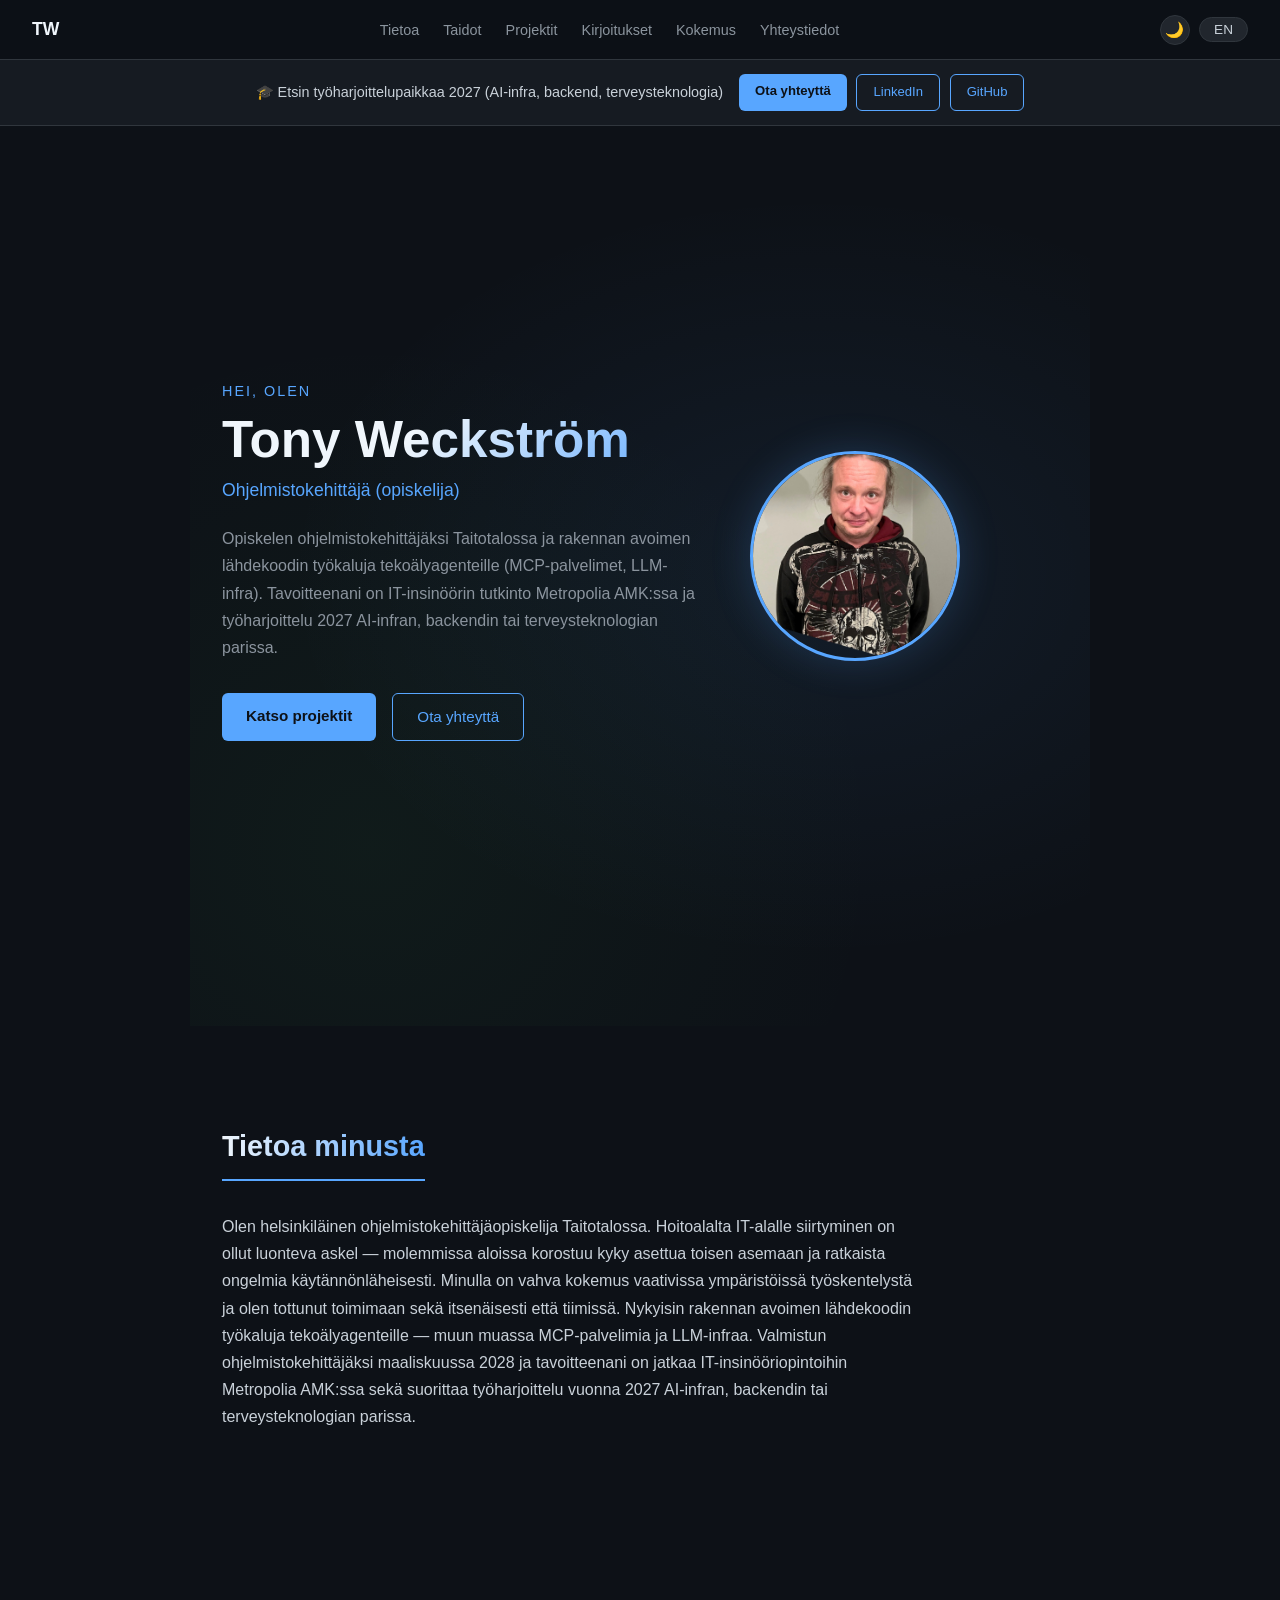
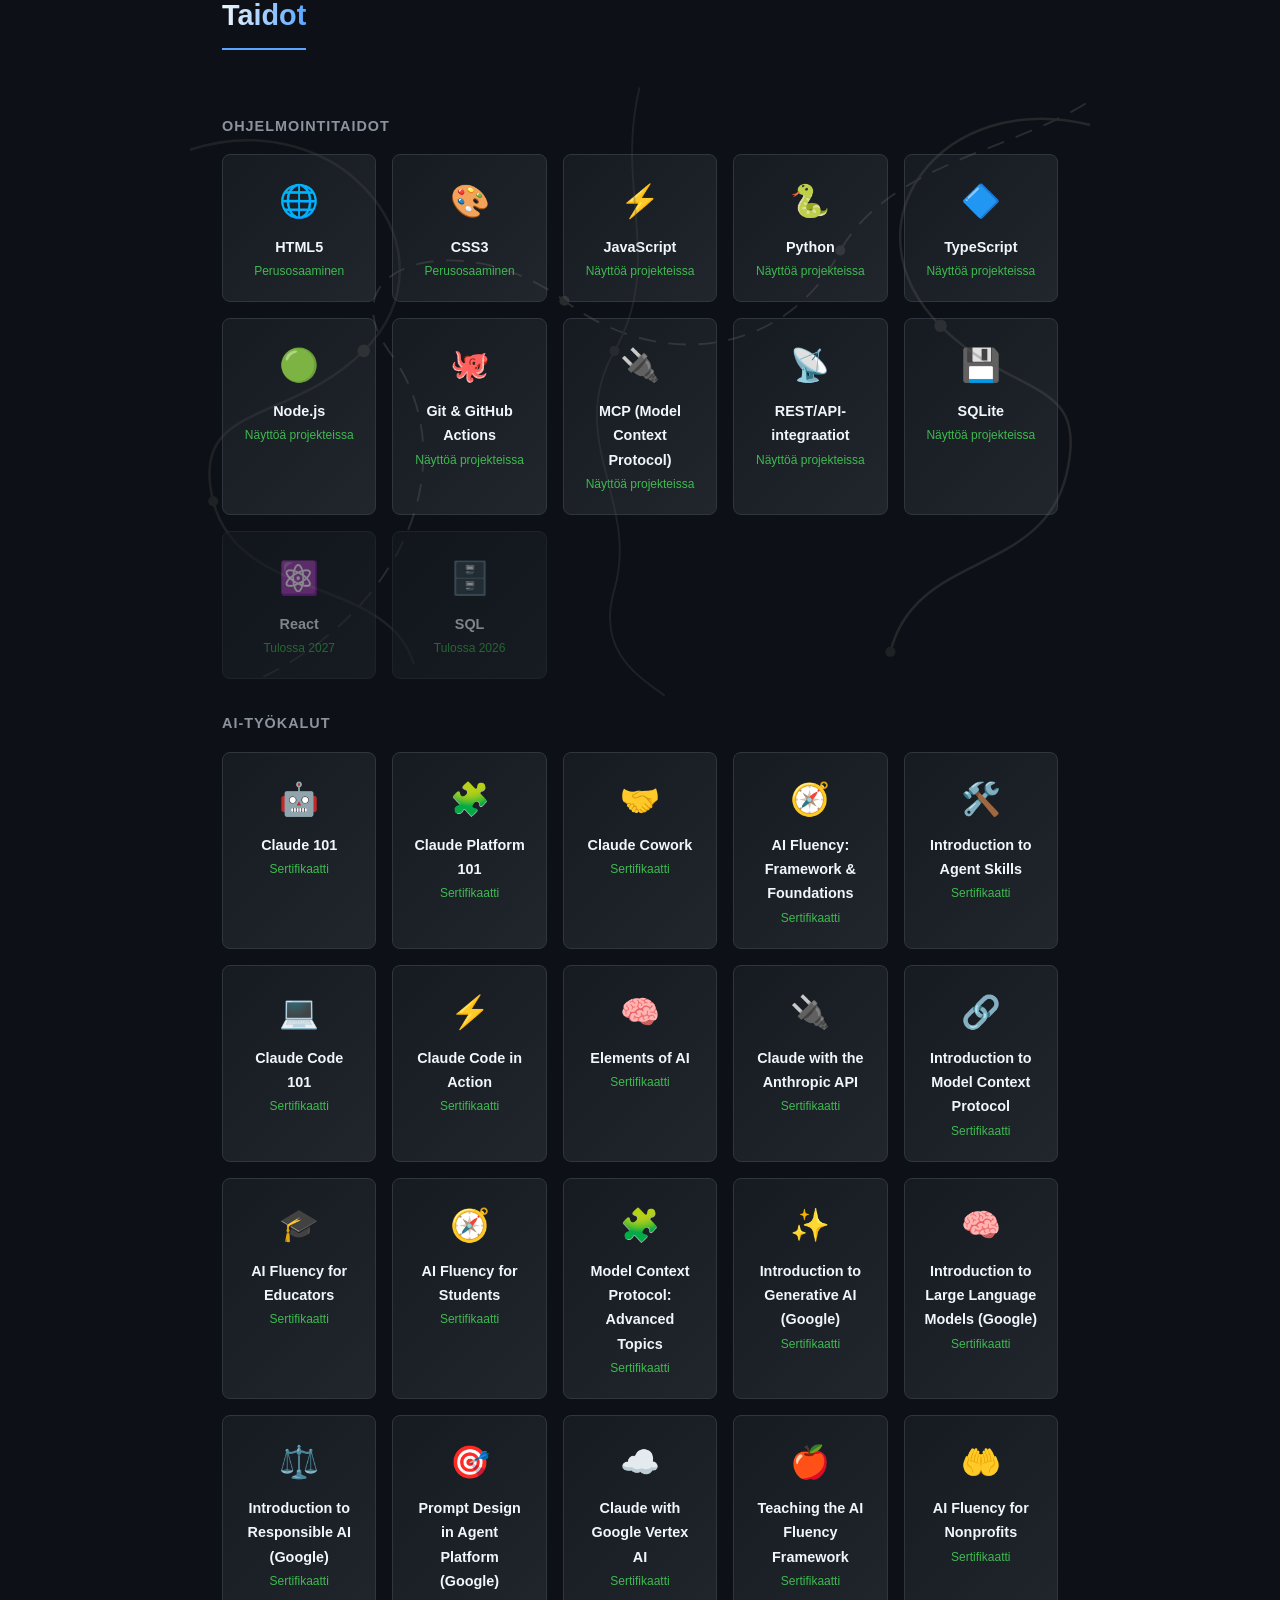
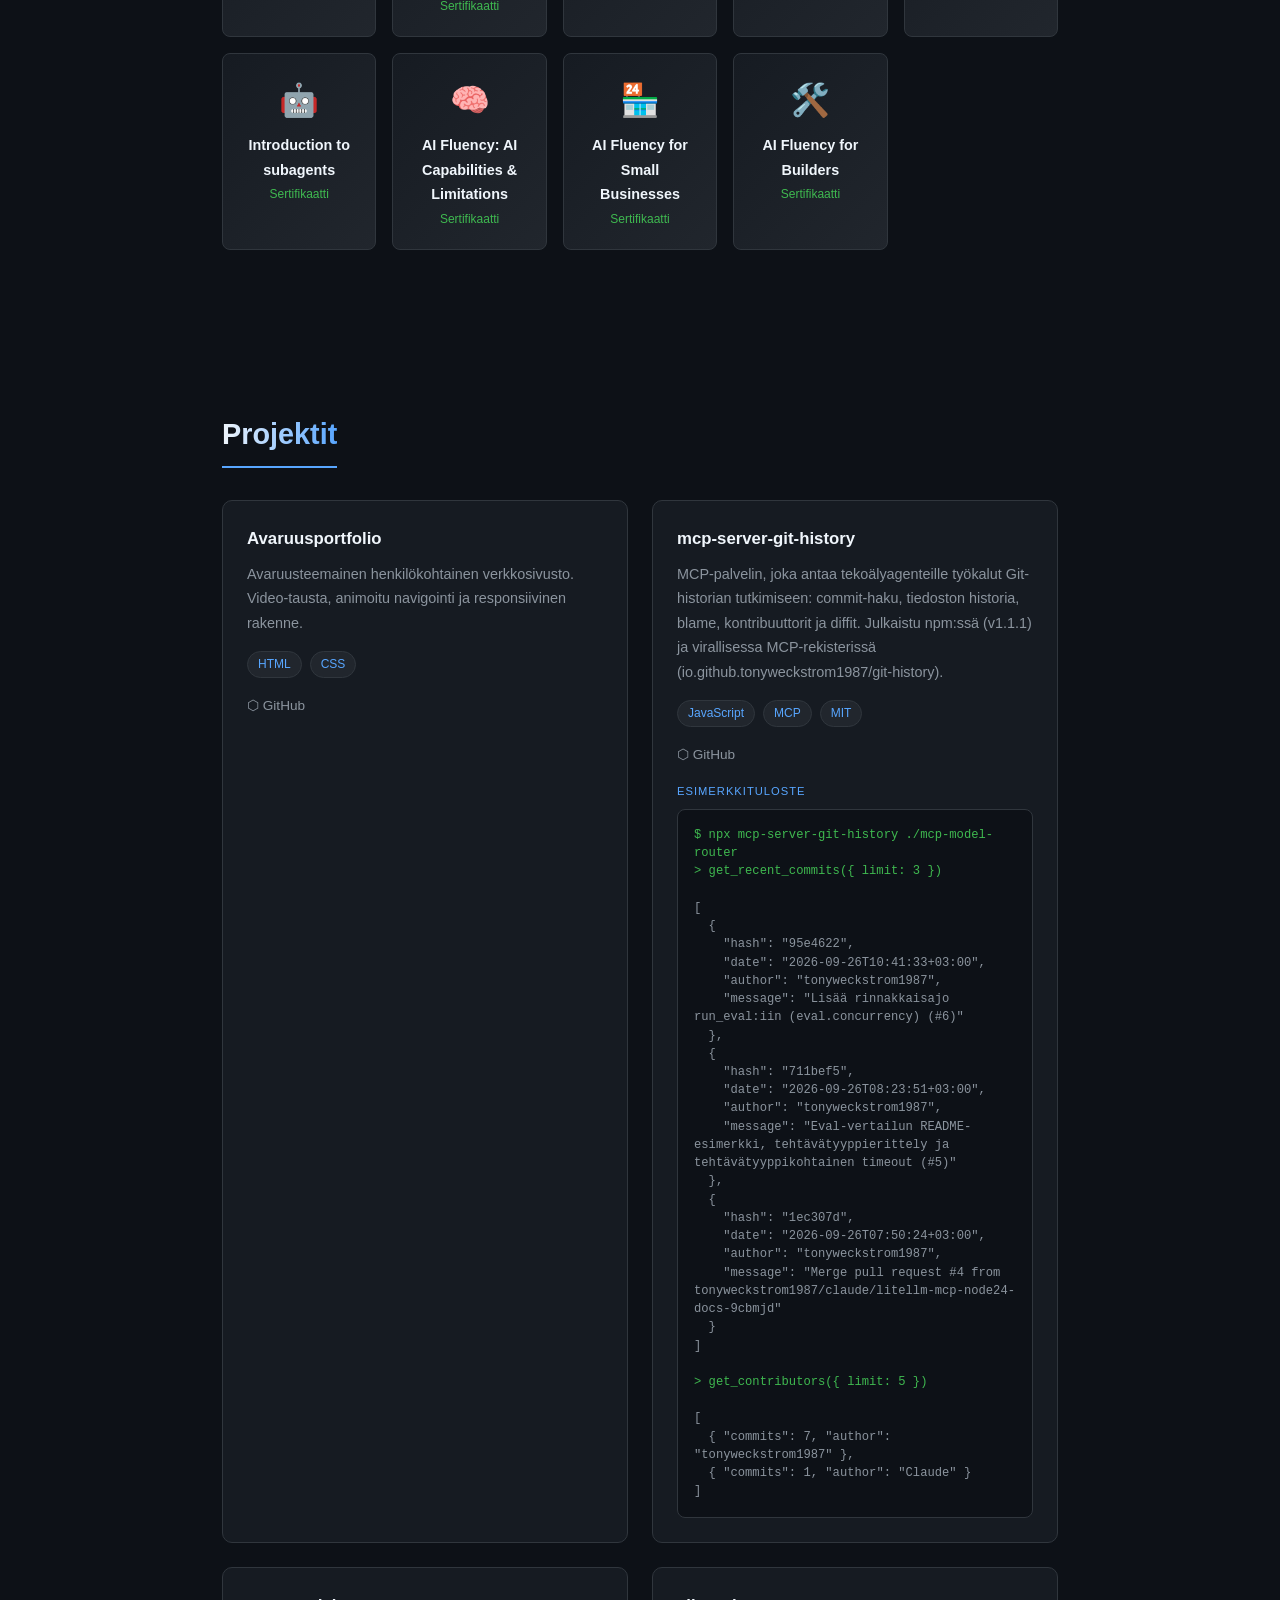
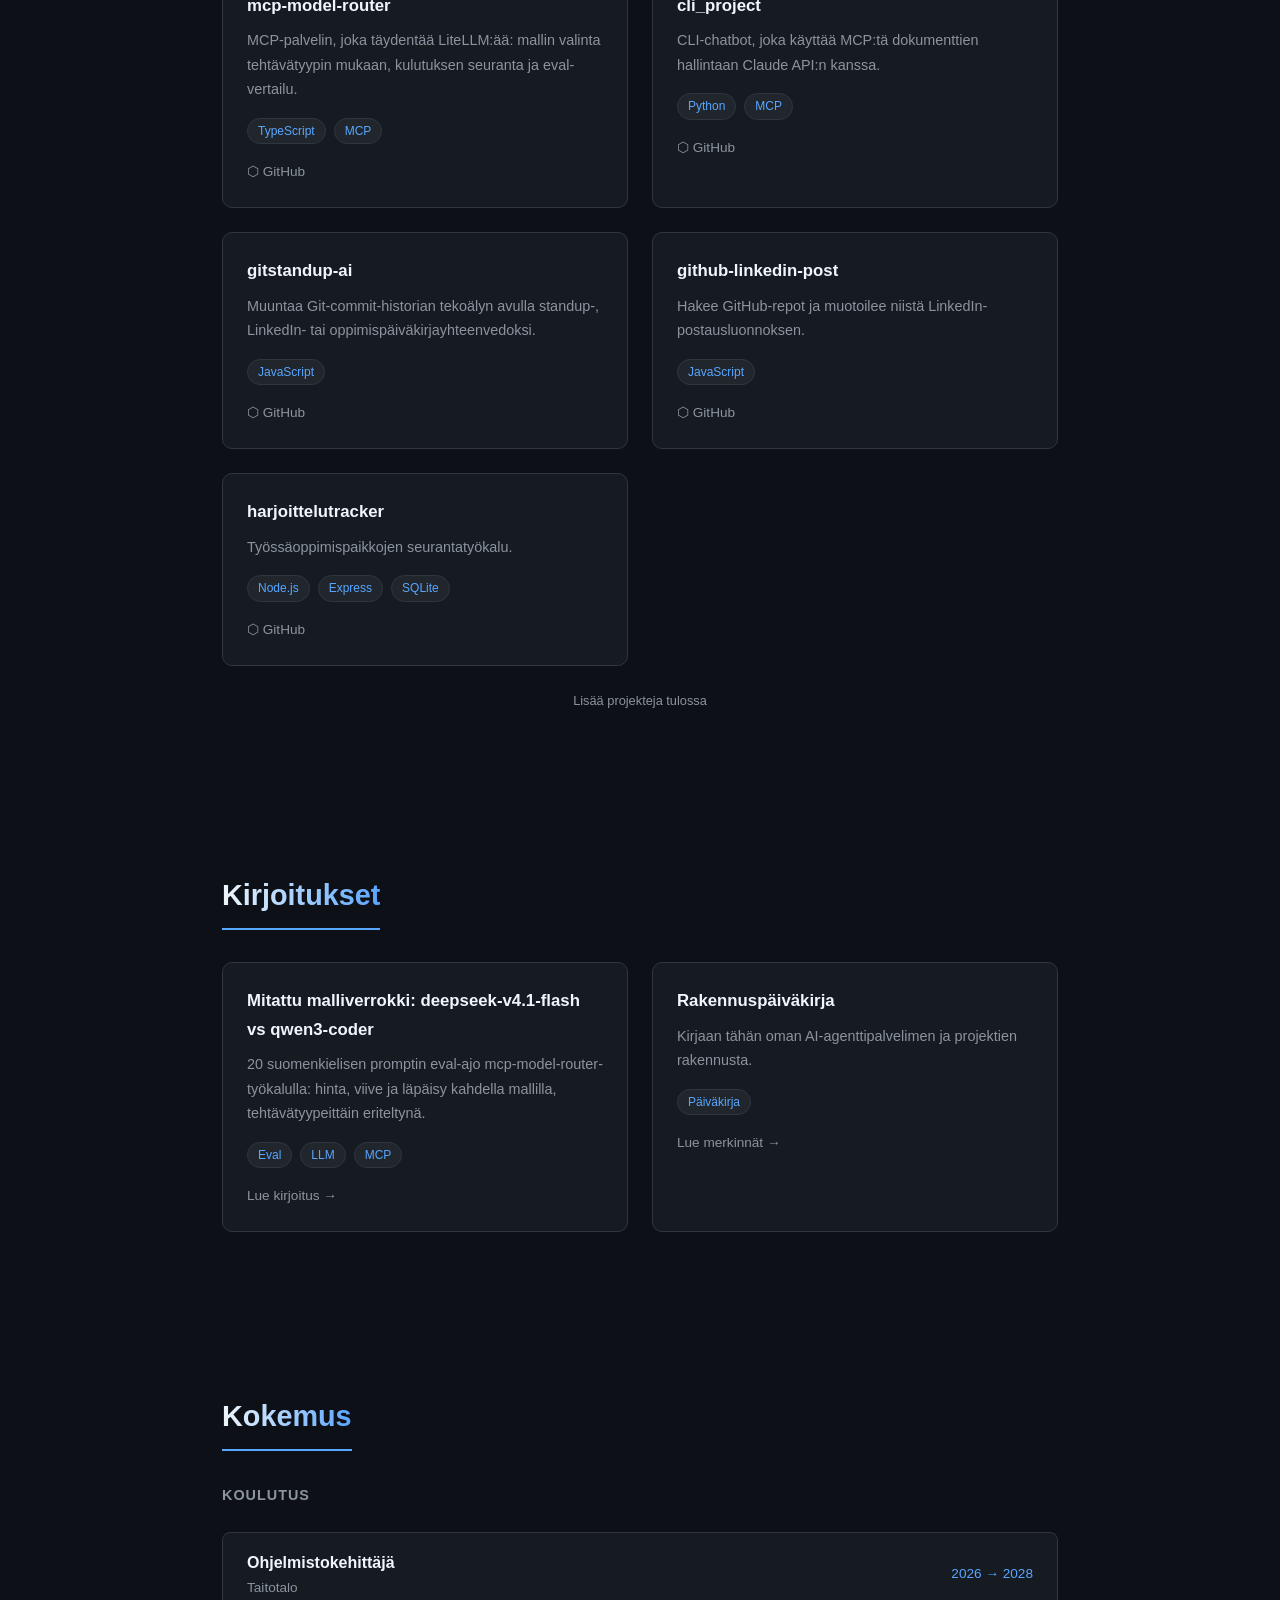
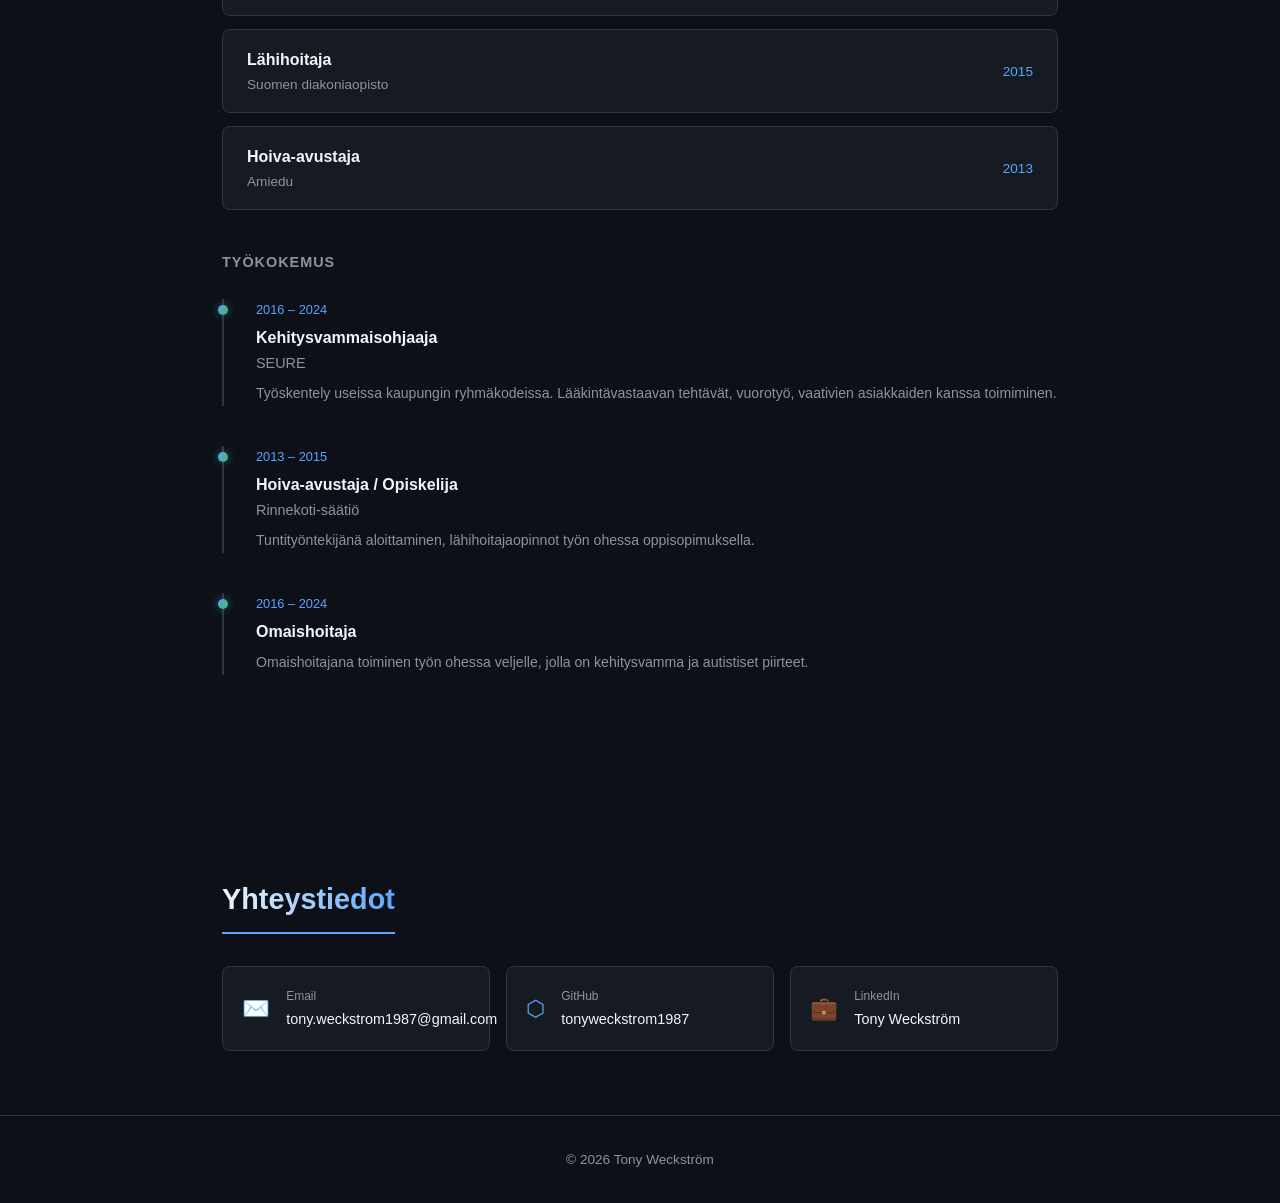
<file: index.html>
<!DOCTYPE html>
<html lang="fi">
<head>
  <meta charset="UTF-8" />
  <meta name="viewport" content="width=device-width, initial-scale=1.0" />
  <title>Tony Weckström — Portfolio</title>
  <link rel="stylesheet" href="style.css" />
  <script>
    (function() {
      if (localStorage.getItem('theme') === 'light') {
        document.documentElement.setAttribute('data-theme', 'light');
      }
    })();
  </script>
</head>
<body>

<!-- NAVIGAATIO -->
<nav>
  <div class="nav-logo">TW</div>
  <ul class="nav-links">
    <li><a href="#about" data-fi="Tietoa" data-en="About">Tietoa</a></li>
    <li><a href="#skills" data-fi="Taidot" data-en="Skills">Taidot</a></li>
    <li><a href="#projects" data-fi="Projektit" data-en="Projects">Projektit</a></li>
    <li><a href="#writings" data-fi="Kirjoitukset" data-en="Writings">Kirjoitukset</a></li>
    <li><a href="#experience" data-fi="Kokemus" data-en="Experience">Kokemus</a></li>
    <li><a href="#contact" data-fi="Yhteystiedot" data-en="Contact">Yhteystiedot</a></li>
  </ul>
  <div class="nav-actions">
    <button class="theme-btn" id="themeBtn" onclick="toggleTheme()" data-fi="Vaihda teema" data-en="Switch theme" data-i18n-attr="aria-label" aria-label="Vaihda teema">🌙</button>
    <button class="lang-btn" id="langBtn" onclick="toggleLang()">EN</button>
  </div>
</nav>

<!-- YHTEYDENOTTO-BANNERI -->
<div class="intern-banner">
  <span class="intern-banner-text" data-fi="🎓 Etsin työharjoittelupaikkaa 2027 (AI-infra, backend, terveysteknologia)" data-en="🎓 Looking for an internship in 2027 (AI infra, backend, health tech)">🎓 Etsin työharjoittelupaikkaa 2027 (AI-infra, backend, terveysteknologia)</span>
  <div class="intern-banner-btns">
    <a href="mailto:tony.weckstrom1987@gmail.com" class="btn btn-primary btn-sm" data-fi="Ota yhteyttä" data-en="Contact me">Ota yhteyttä</a>
    <a href="https://www.linkedin.com/in/tony-weckstrom-2a182418b/" target="_blank" rel="noopener" class="btn btn-secondary btn-sm">LinkedIn</a>
    <a href="https://github.com/tonyweckstrom1987" target="_blank" rel="noopener" class="btn btn-secondary btn-sm">GitHub</a>
  </div>
</div>

<!-- HERO -->
<section id="hero">
  <div class="hero-inner">
    <div class="hero-text">
      <p class="hero-greeting" data-fi="Hei, olen" data-en="Hi, I'm">Hei, olen</p>
      <h1 class="hero-name">Tony Weckström</h1>
      <p class="hero-title" data-fi="Ohjelmistokehittäjä (opiskelija)" data-en="Software Developer (student)">Ohjelmistokehittäjä (opiskelija)</p>
      <p class="hero-desc" data-fi="Opiskelen ohjelmistokehittäjäksi Taitotalossa ja rakennan avoimen lähdekoodin työkaluja tekoälyagenteille (MCP-palvelimet, LLM-infra). Tavoitteenani on IT-insinöörin tutkinto Metropolia AMK:ssa ja työharjoittelu 2027 AI-infran, backendin tai terveysteknologian parissa." data-en="I'm studying software development at Taitotalo and building open-source tools for AI agents (MCP servers, LLM infrastructure). My goal is an IT engineering degree at Metropolia UAS and a 2027 internship in AI infrastructure, backend, or health tech.">
        Opiskelen ohjelmistokehittäjäksi Taitotalossa ja rakennan avoimen lähdekoodin työkaluja tekoälyagenteille (MCP-palvelimet, LLM-infra). Tavoitteenani on IT-insinöörin tutkinto Metropolia AMK:ssa ja työharjoittelu 2027 AI-infran, backendin tai terveysteknologian parissa.
      </p>
      <div class="hero-btns">
        <a href="#projects" class="btn btn-primary" data-fi="Katso projektit" data-en="See projects">Katso projektit</a>
        <a href="#contact" class="btn btn-secondary" data-fi="Ota yhteyttä" data-en="Contact me">Ota yhteyttä</a>
      </div>
    </div>
    <div class="hero-img-wrap">
      <!-- Lisää oma kuva: vaihda "kuva.jpg" oikeaan tiedostonnimeen -->
      <img src="kuva.png" alt="Tony Weckström" onerror="this.src='https://ui-avatars.com/api/?name=Tony+Weckstrom&background=161b22&color=58a6ff&size=210'" />
    </div>
  </div>
</section>

<!-- TIETOA MINUSTA -->
<section id="about">
  <h2 class="section-title" data-fi="Tietoa minusta" data-en="About me">Tietoa minusta</h2>
  <p class="about-text" data-fi="Olen helsinkiläinen ohjelmistokehittäjäopiskelija Taitotalossa. Hoitoalalta IT-alalle siirtyminen on ollut luonteva askel — molemmissa aloissa korostuu kyky asettua toisen asemaan ja ratkaista ongelmia käytännönläheisesti. Minulla on vahva kokemus vaativissa ympäristöissä työskentelystä ja olen tottunut toimimaan sekä itsenäisesti että tiimissä. Nykyisin rakennan avoimen lähdekoodin työkaluja tekoälyagenteille — muun muassa MCP-palvelimia ja LLM-infraa. Valmistun ohjelmistokehittäjäksi maaliskuussa 2028 ja tavoitteenani on jatkaa IT-insinööriopintoihin Metropolia AMK:ssa sekä suorittaa työharjoittelu vuonna 2027 AI-infran, backendin tai terveysteknologian parissa." data-en="I'm a software development student from Helsinki, studying at Taitotalo. Moving from healthcare to IT has been a natural step — both fields require the ability to empathize with others and solve problems practically. I have strong experience working in demanding environments, both independently and in teams. These days I build open-source tools for AI agents — MCP servers and LLM infrastructure among them. I will graduate as a software developer in March 2028, with the goal of continuing to a Bachelor's degree in IT engineering at Metropolia UAS and completing a 2027 internship in AI infrastructure, backend development, or health tech.">
    Olen helsinkiläinen ohjelmistokehittäjäopiskelija Taitotalossa. Hoitoalalta IT-alalle siirtyminen on ollut luonteva askel — molemmissa aloissa korostuu kyky asettua toisen asemaan ja ratkaista ongelmia käytännönläheisesti. Minulla on vahva kokemus vaativissa ympäristöissä työskentelystä ja olen tottunut toimimaan sekä itsenäisesti että tiimissä. Nykyisin rakennan avoimen lähdekoodin työkaluja tekoälyagenteille — muun muassa MCP-palvelimia ja LLM-infraa. Valmistun ohjelmistokehittäjäksi maaliskuussa 2028 ja tavoitteenani on jatkaa IT-insinööriopintoihin Metropolia AMK:ssa sekä suorittaa työharjoittelu vuonna 2027 AI-infran, backendin tai terveysteknologian parissa.
  </p>
</section>

<!-- TAIDOT -->
<section id="skills">
  <h2 class="section-title" data-fi="Taidot" data-en="Skills">Taidot</h2>
<h3 class="skills-subtitle" style="color: var(--text-dim); font-size:0.9rem; text-transform:uppercase; letter-spacing:1px; margin-bottom:1rem; margin-top:2rem;" data-fi="Ohjelmointitaidot" data-en="Programming Skills">Ohjelmointitaidot</h3>
  <div class="skills-grid">
<div class="skills-bg" aria-hidden="true"><svg viewBox="0 0 800 500" xmlns="http://www.w3.org/2000/svg" preserveAspectRatio="xMidYMid slice"><path d="M40,60 C160,20 260,140 180,220 C120,280 40,260 60,340 C80,420 200,400 220,470" fill="none" stroke="#4a4a48" stroke-width="2"/><path d="M760,40 C640,10 560,120 640,200 C700,260 760,240 740,320 C720,400 620,380 600,460" fill="none" stroke="#5c5c58" stroke-width="2"/><path class="rib-pulse" d="M100,480 C220,420 260,300 200,220 C150,150 260,120 340,180 C420,240 520,220 560,140 C600,70 700,60 760,20" fill="none" stroke="#6b6b66" stroke-width="1.5"/><path d="M400,10 C380,90 420,150 380,220 C340,290 400,340 380,410 C365,460 400,480 420,495" fill="none" stroke="#4a4a48" stroke-width="1.5"/><circle cx="180" cy="220" r="5" fill="#5c5c58"/><circle cx="60" cy="340" r="4" fill="#4a4a48"/><circle cx="640" cy="200" r="5" fill="#5c5c58"/><circle cx="600" cy="460" r="4" fill="#4a4a48"/><circle cx="340" cy="180" r="4" fill="#6b6b66"/><circle cx="560" cy="140" r="4" fill="#6b6b66"/><circle cx="380" cy="220" r="4" fill="#4a4a48"/></svg></div>
        <div class="skill-card">
      <div class="skill-icon">🌐</div>
      <div class="skill-name">HTML5</div>
      <div class="skill-level" data-fi="Perusosaaminen" data-en="Basic">Perusosaaminen</div>
    </div>
    <div class="skill-card">
      <div class="skill-icon">🎨</div>
      <div class="skill-name">CSS3</div>
      <div class="skill-level" data-fi="Perusosaaminen" data-en="Basic">Perusosaaminen</div>
    </div>
    <div class="skill-card">
      <div class="skill-icon">⚡</div>
      <div class="skill-name">JavaScript</div>
      <div class="skill-level" data-fi="Näyttöä projekteissa" data-en="Demonstrated in projects">Näyttöä projekteissa</div>
    </div>
    <div class="skill-card">
      <div class="skill-icon">🐍</div>
      <div class="skill-name">Python</div>
      <div class="skill-level" data-fi="Näyttöä projekteissa" data-en="Demonstrated in projects">Näyttöä projekteissa</div>
    </div>
    <div class="skill-card">
      <div class="skill-icon">🔷</div>
      <div class="skill-name">TypeScript</div>
      <div class="skill-level" data-fi="Näyttöä projekteissa" data-en="Demonstrated in projects">Näyttöä projekteissa</div>
    </div>
    <div class="skill-card">
      <div class="skill-icon">🟢</div>
      <div class="skill-name">Node.js</div>
      <div class="skill-level" data-fi="Näyttöä projekteissa" data-en="Demonstrated in projects">Näyttöä projekteissa</div>
    </div>
    <div class="skill-card">
      <div class="skill-icon">🐙</div>
      <div class="skill-name">Git &amp; GitHub Actions</div>
      <div class="skill-level" data-fi="Näyttöä projekteissa" data-en="Demonstrated in projects">Näyttöä projekteissa</div>
    </div>
    <div class="skill-card">
      <div class="skill-icon">🔌</div>
      <div class="skill-name">MCP (Model Context Protocol)</div>
      <div class="skill-level" data-fi="Näyttöä projekteissa" data-en="Demonstrated in projects">Näyttöä projekteissa</div>
    </div>
    <div class="skill-card">
      <div class="skill-icon">📡</div>
      <div class="skill-name">REST/API-integraatiot</div>
      <div class="skill-level" data-fi="Näyttöä projekteissa" data-en="Demonstrated in projects">Näyttöä projekteissa</div>
    </div>
    <div class="skill-card">
      <div class="skill-icon">💾</div>
      <div class="skill-name">SQLite</div>
      <div class="skill-level" data-fi="Näyttöä projekteissa" data-en="Demonstrated in projects">Näyttöä projekteissa</div>
    </div>
    <div class="skill-card" style="opacity:0.5;">
      <div class="skill-icon">⚛️</div>
      <div class="skill-name">React</div>
      <div class="skill-level" data-fi="Tulossa 2027" data-en="Coming 2027">Tulossa 2027</div>
    </div>
    <div class="skill-card" style="opacity:0.5;">
      <div class="skill-icon">🗄️</div>
      <div class="skill-name">SQL</div>
      <div class="skill-level" data-fi="Tulossa 2026" data-en="Coming 2026">Tulossa 2026</div>
    </div>
    </div>
    <h3 class="skills-subtitle" style="color: var(--text-dim); font-size:0.9rem; text-transform:uppercase; letter-spacing:1px; margin-bottom:1rem; margin-top:2rem;" data-fi="AI-työkalut" data-en="AI Tools">AI-työkalut</h3>
    <div class="skills-grid">
          <!-- SERTIFIKAATIT -->
          <a class="skill-card" href="sertifikaatit/certificate-a698esz4y628-1783322215.pdf" target="_blank" rel="noopener" style="text-decoration:none; display:block;">
                    <div class="skill-icon">🤖</div>
                    <div class="skill-name">Claude 101</div>
                    <div class="skill-level" data-fi="Sertifikaatti" data-en="Certificate">Sertifikaatti</div>
          </a>
          <a class="skill-card" href="sertifikaatit/certificate-brd8xfefhvpg-1783330182.pdf" target="_blank" rel="noopener" style="text-decoration:none; display:block;">
                    <div class="skill-icon">🧩</div>
                    <div class="skill-name">Claude Platform 101</div>
                    <div class="skill-level" data-fi="Sertifikaatti" data-en="Certificate">Sertifikaatti</div>
          </a>
          <a class="skill-card" href="sertifikaatit/certificate-qa9hvncv7yzr-1783338481.pdf" target="_blank" rel="noopener" style="text-decoration:none; display:block;">
                    <div class="skill-icon">🤝</div>
                    <div class="skill-name">Claude Cowork</div>
                    <div class="skill-level" data-fi="Sertifikaatti" data-en="Certificate">Sertifikaatti</div>
          </a>
          <a class="skill-card" href="sertifikaatit/certificate-vv8nocwrz93u-1783358573.pdf" target="_blank" rel="noopener" style="text-decoration:none; display:block;">
                    <div class="skill-icon">🧭</div>
                    <div class="skill-name">AI Fluency: Framework &amp; Foundations</div>
                    <div class="skill-level" data-fi="Sertifikaatti" data-en="Certificate">Sertifikaatti</div>
          </a>
          <a class="skill-card" href="sertifikaatit/certificate-5obtnbxsoqhy-1783423392.pdf" target="_blank" rel="noopener" style="text-decoration:none; display:block;">
                    <div class="skill-icon">🛠️</div>
                    <div class="skill-name">Introduction to Agent Skills</div>
                    <div class="skill-level" data-fi="Sertifikaatti" data-en="Certificate">Sertifikaatti</div>
          </a>
          <a class="skill-card" href="sertifikaatit/certificate-g6xyrex5qnom-1783424560.pdf" target="_blank" rel="noopener" style="text-decoration:none; display:block;">
                    <div class="skill-icon">💻</div>
                    <div class="skill-name">Claude Code 101</div>
                    <div class="skill-level" data-fi="Sertifikaatti" data-en="Certificate">Sertifikaatti</div>
          </a>
          <a class="skill-card" href="sertifikaatit/certificate-sab7dhkry7vw-1783434409.pdf" target="_blank" rel="noopener" style="text-decoration:none; display:block;">
                    <div class="skill-icon">⚡</div>
                    <div class="skill-name">Claude Code in Action</div>
                    <div class="skill-level" data-fi="Sertifikaatti" data-en="Certificate">Sertifikaatti</div>
          </a>
          <a class="skill-card" href="sertifikaatit/tu54k26qg0gelementsofai.pdf" target="_blank" rel="noopener" style="text-decoration:none; display:block;">
                    <div class="skill-icon">🧠</div>
                    <div class="skill-name">Elements of AI</div>
                    <div class="skill-level" data-fi="Sertifikaatti" data-en="Certificate">Sertifikaatti</div>
          </a>
          <a class="skill-card" href="sertifikaatit/certificate-ttn3zdsszti2-1785260188.pdf" target="_blank" rel="noopener" style="text-decoration:none; display:block;">
                    <div class="skill-icon">🔌</div>
                    <div class="skill-name">Claude with the Anthropic API</div>
                    <div class="skill-level" data-fi="Sertifikaatti" data-en="Certificate">Sertifikaatti</div>
          </a>
          <a class="skill-card" href="sertifikaatit/certificate-dd3ydq6v6tu2-1785308077.pdf" target="_blank" rel="noopener" style="text-decoration:none; display:block;">
                    <div class="skill-icon">🔗</div>
                    <div class="skill-name">Introduction to Model Context Protocol</div>
                    <div class="skill-level" data-fi="Sertifikaatti" data-en="Certificate">Sertifikaatti</div>
          </a>
          <a class="skill-card" href="sertifikaatit/certificate-7rs68s993vda-1785315835.pdf" target="_blank" rel="noopener" style="text-decoration:none; display:block;">
                    <div class="skill-icon">🎓</div>
                    <div class="skill-name">AI Fluency for Educators</div>
                    <div class="skill-level" data-fi="Sertifikaatti" data-en="Certificate">Sertifikaatti</div>
          </a>
          <a class="skill-card" href="sertifikaatit/certificate-6s7sc5q2mceb-1785322243.pdf" target="_blank" rel="noopener" style="text-decoration:none; display:block;">
                    <div class="skill-icon">🧭</div>
                    <div class="skill-name">AI Fluency for Students</div>
                    <div class="skill-level" data-fi="Sertifikaatti" data-en="Certificate">Sertifikaatti</div>
          </a>
          <a class="skill-card" href="sertifikaatit/certificate-uxxv6yoma875-1785386953.pdf" target="_blank" rel="noopener" style="text-decoration:none; display:block;">
                    <div class="skill-icon">🧩</div>
                    <div class="skill-name">Model Context Protocol: Advanced Topics</div>
                    <div class="skill-level" data-fi="Sertifikaatti" data-en="Certificate">Sertifikaatti</div>
          </a>
          <a class="skill-card" href="https://www.skills.google/public_profiles/ea14969b-5873-410e-9d3e-10557c3f1659/badges/26109695" target="_blank" rel="noopener" style="text-decoration:none; display:block;">
                    <div class="skill-icon">✨</div>
                    <div class="skill-name">Introduction to Generative AI (Google)</div>
                    <div class="skill-level" data-fi="Sertifikaatti" data-en="Certificate">Sertifikaatti</div>
          </a>
          <a class="skill-card" href="https://www.skills.google/public_profiles/ea14969b-5873-410e-9d3e-10557c3f1659/badges/26112289" target="_blank" rel="noopener" style="text-decoration:none; display:block;">
                    <div class="skill-icon">🧠</div>
                    <div class="skill-name">Introduction to Large Language Models (Google)</div>
                    <div class="skill-level" data-fi="Sertifikaatti" data-en="Certificate">Sertifikaatti</div>
          </a>
          <a class="skill-card" href="https://www.skills.google/public_profiles/ea14969b-5873-410e-9d3e-10557c3f1659/badges/26114198" target="_blank" rel="noopener" style="text-decoration:none; display:block;">
                    <div class="skill-icon">⚖️</div>
                    <div class="skill-name">Introduction to Responsible AI (Google)</div>
                    <div class="skill-level" data-fi="Sertifikaatti" data-en="Certificate">Sertifikaatti</div>
          </a>
          <a class="skill-card" href="https://www.skills.google/public_profiles/ea14969b-5873-410e-9d3e-10557c3f1659/badges/26192446" target="_blank" rel="noopener" style="text-decoration:none; display:block;">
                    <div class="skill-icon">🎯</div>
                    <div class="skill-name">Prompt Design in Agent Platform (Google)</div>
                    <div class="skill-level" data-fi="Sertifikaatti" data-en="Certificate">Sertifikaatti</div>
          </a>
          <a class="skill-card" href="sertifikaatit/certificate-yks5obk38vmp-1785750298.pdf" target="_blank" rel="noopener" style="text-decoration:none; display:block;">
                    <div class="skill-icon">☁️</div>
                    <div class="skill-name">Claude with Google Vertex AI</div>
                    <div class="skill-level" data-fi="Sertifikaatti" data-en="Certificate">Sertifikaatti</div>
          </a>
          <a class="skill-card" href="sertifikaatit/certificate-5c7464qjx8xi-1785828670.pdf" target="_blank" rel="noopener" style="text-decoration:none; display:block;">
                    <div class="skill-icon">🍎</div>
                    <div class="skill-name">Teaching the AI Fluency Framework</div>
                    <div class="skill-level" data-fi="Sertifikaatti" data-en="Certificate">Sertifikaatti</div>
          </a>
          <a class="skill-card" href="sertifikaatit/certificate-zn3qmqfox6ov-1785838199.pdf" target="_blank" rel="noopener" style="text-decoration:none; display:block;">
                    <div class="skill-icon">🤲</div>
                    <div class="skill-name">AI Fluency for Nonprofits</div>
                    <div class="skill-level" data-fi="Sertifikaatti" data-en="Certificate">Sertifikaatti</div>
          </a>
          <a class="skill-card" href="sertifikaatit/certificate-ek7xxu7coegg-1785841068.pdf" target="_blank" rel="noopener" style="text-decoration:none; display:block;">
                    <div class="skill-icon">🤖</div>
                    <div class="skill-name">Introduction to subagents</div>
                    <div class="skill-level" data-fi="Sertifikaatti" data-en="Certificate">Sertifikaatti</div>
          </a>
          <a class="skill-card" href="sertifikaatit/certificate-dk2q42ajcb9f-1785914225.pdf" target="_blank" rel="noopener" style="text-decoration:none; display:block;">
                    <div class="skill-icon">🧠</div>
                    <div class="skill-name">AI Fluency: AI Capabilities &amp; Limitations</div>
                    <div class="skill-level" data-fi="Sertifikaatti" data-en="Certificate">Sertifikaatti</div>
          </a>
          <a class="skill-card" href="sertifikaatit/certificate-bin5q3f9q9a6-1786110556.pdf" target="_blank" rel="noopener" style="text-decoration:none; display:block;">
                    <div class="skill-icon">🏪</div>
                    <div class="skill-name">AI Fluency for Small Businesses</div>
                    <div class="skill-level" data-fi="Sertifikaatti" data-en="Certificate">Sertifikaatti</div>
          </a>
          <a class="skill-card" href="sertifikaatit/certificate-gxijxh4stgny-1786184696.pdf" target="_blank" rel="noopener" style="text-decoration:none; display:block;">
                    <div class="skill-icon">🛠️</div>
                    <div class="skill-name">AI Fluency for Builders</div>
                    <div class="skill-level" data-fi="Sertifikaatti" data-en="Certificate">Sertifikaatti</div>
          </a>
  </div>
</section>

<!-- PROJEKTIT -->
<section id="projects">
  <h2 class="section-title" data-fi="Projektit" data-en="Projects">Projektit</h2>
  <div class="projects-grid">
    <div class="project-card">
      <div class="project-title" data-fi="Avaruusportfolio" data-en="Space Portfolio">Avaruusportfolio</div>
      <p class="project-desc" data-fi="Avaruusteemainen henkilökohtainen verkkosivusto. Video-tausta, animoitu navigointi ja responsiivinen rakenne." data-en="Space-themed personal website. Video background, animated navigation and responsive layout.">
        Avaruusteemainen henkilökohtainen verkkosivusto. Video-tausta, animoitu navigointi ja responsiivinen rakenne.
      </p>
      <div class="project-tags">
        <span class="tag">HTML</span>
        <span class="tag">CSS</span>
      </div>
      <div class="project-links">
        <a href="https://github.com/tonyweckstrom1987" target="_blank">⬡ GitHub</a>
      </div>
    </div>
    <div class="project-card">
      <div class="project-title">mcp-server-git-history</div>
      <p class="project-desc" data-fi="MCP-palvelin, joka antaa tekoälyagenteille työkalut Git-historian tutkimiseen: commit-haku, tiedoston historia, blame, kontribuuttorit ja diffit. Julkaistu npm:ssä (v1.1.1) ja virallisessa MCP-rekisterissä (io.github.tonyweckstrom1987/git-history)." data-en="MCP server that gives AI agents tools for exploring Git history: commit search, file history, blame, contributors and diffs. Published on npm (v1.1.1) and in the official MCP registry (io.github.tonyweckstrom1987/git-history).">
        MCP-palvelin, joka antaa tekoälyagenteille työkalut Git-historian tutkimiseen: commit-haku, tiedoston historia, blame, kontribuuttorit ja diffit. Julkaistu npm:ssä (v1.1.1) ja virallisessa MCP-rekisterissä (io.github.tonyweckstrom1987/git-history).
      </p>
      <div class="project-tags">
        <span class="tag">JavaScript</span>
        <span class="tag">MCP</span>
        <span class="tag">MIT</span>
      </div>
      <div class="project-links">
        <a href="https://github.com/tonyweckstrom1987/mcp-server-git-history" target="_blank">⬡ GitHub</a>
      </div>
      <span class="demo-label" data-fi="Esimerkkituloste" data-en="Example output">Esimerkkituloste</span>
      <pre class="demo-block"><span class="demo-prompt">$ npx mcp-server-git-history ./mcp-model-router
&gt; get_recent_commits({ limit: 3 })</span>

[
  {
    "hash": "95e4622",
    "date": "2026-09-26T10:41:33+03:00",
    "author": "tonyweckstrom1987",
    "message": "Lisää rinnakkaisajo run_eval:iin (eval.concurrency) (#6)"
  },
  {
    "hash": "711bef5",
    "date": "2026-09-26T08:23:51+03:00",
    "author": "tonyweckstrom1987",
    "message": "Eval-vertailun README-esimerkki, tehtävätyyppierittely ja tehtävätyyppikohtainen timeout (#5)"
  },
  {
    "hash": "1ec307d",
    "date": "2026-09-26T07:50:24+03:00",
    "author": "tonyweckstrom1987",
    "message": "Merge pull request #4 from tonyweckstrom1987/claude/litellm-mcp-node24-docs-9cbmjd"
  }
]

<span class="demo-prompt">&gt; get_contributors({ limit: 5 })</span>

[
  { "commits": 7, "author": "tonyweckstrom1987" },
  { "commits": 1, "author": "Claude" }
]</pre>
    </div>
    <div class="project-card">
      <div class="project-title">mcp-model-router</div>
      <p class="project-desc" data-fi="MCP-palvelin, joka täydentää LiteLLM:ää: mallin valinta tehtävätyypin mukaan, kulutuksen seuranta ja eval-vertailu." data-en="MCP server that complements LiteLLM: model selection by task type, usage tracking and eval comparison.">
        MCP-palvelin, joka täydentää LiteLLM:ää: mallin valinta tehtävätyypin mukaan, kulutuksen seuranta ja eval-vertailu.
      </p>
      <div class="project-tags">
        <span class="tag">TypeScript</span>
        <span class="tag">MCP</span>
      </div>
      <div class="project-links">
        <a href="https://github.com/tonyweckstrom1987/mcp-model-router" target="_blank">⬡ GitHub</a>
      </div>
    </div>
    <div class="project-card">
      <div class="project-title">cli_project</div>
      <p class="project-desc" data-fi="CLI-chatbot, joka käyttää MCP:tä dokumenttien hallintaan Claude API:n kanssa." data-en="CLI chatbot that uses MCP for document management with the Claude API.">
        CLI-chatbot, joka käyttää MCP:tä dokumenttien hallintaan Claude API:n kanssa.
      </p>
      <div class="project-tags">
        <span class="tag">Python</span>
        <span class="tag">MCP</span>
      </div>
      <div class="project-links">
        <a href="https://github.com/tonyweckstrom1987/cli_project" target="_blank">⬡ GitHub</a>
      </div>
    </div>
    <div class="project-card">
      <div class="project-title">gitstandup-ai</div>
      <p class="project-desc" data-fi="Muuntaa Git-commit-historian tekoälyn avulla standup-, LinkedIn- tai oppimispäiväkirjayhteenvedoksi." data-en="Turns Git commit history into a standup, LinkedIn or learning-journal summary using AI.">
        Muuntaa Git-commit-historian tekoälyn avulla standup-, LinkedIn- tai oppimispäiväkirjayhteenvedoksi.
      </p>
      <div class="project-tags">
        <span class="tag">JavaScript</span>
      </div>
      <div class="project-links">
        <a href="https://github.com/tonyweckstrom1987/gitstandup-ai" target="_blank">⬡ GitHub</a>
      </div>
    </div>
    <div class="project-card">
      <div class="project-title">github-linkedin-post</div>
      <p class="project-desc" data-fi="Hakee GitHub-repot ja muotoilee niistä LinkedIn-postausluonnoksen." data-en="Fetches GitHub repos and formats them into a LinkedIn post draft.">
        Hakee GitHub-repot ja muotoilee niistä LinkedIn-postausluonnoksen.
      </p>
      <div class="project-tags">
        <span class="tag">JavaScript</span>
      </div>
      <div class="project-links">
        <a href="https://github.com/tonyweckstrom1987/github-linkedin-post" target="_blank">⬡ GitHub</a>
      </div>
    </div>
    <div class="project-card">
      <div class="project-title">harjoittelutracker</div>
      <p class="project-desc" data-fi="Työssäoppimispaikkojen seurantatyökalu." data-en="Tracking tool for work-placement opportunities.">
        Työssäoppimispaikkojen seurantatyökalu.
      </p>
      <div class="project-tags">
        <span class="tag">Node.js</span>
        <span class="tag">Express</span>
        <span class="tag">SQLite</span>
      </div>
      <div class="project-links">
        <a href="https://github.com/tonyweckstrom1987/harjoittelutracker" target="_blank">⬡ GitHub</a>
      </div>
    </div>
  </div>
  <p class="projects-note" data-fi="Lisää projekteja tulossa" data-en="More projects coming">Lisää projekteja tulossa</p>
</section>

<!-- KIRJOITUKSET -->
<section id="writings">
  <h2 class="section-title" data-fi="Kirjoitukset" data-en="Writings">Kirjoitukset</h2>
  <div class="projects-grid">
    <div class="project-card">
      <div class="project-title" data-fi="Mitattu malliverrokki: deepseek-v4.1-flash vs qwen3-coder" data-en="Measured model comparison: deepseek-v4.1-flash vs qwen3-coder">Mitattu malliverrokki: deepseek-v4.1-flash vs qwen3-coder</div>
      <p class="project-desc" data-fi="20 suomenkielisen promptin eval-ajo mcp-model-router-työkalulla: hinta, viive ja läpäisy kahdella mallilla, tehtävätyypeittäin eriteltynä." data-en="A 20-prompt Finnish eval run with mcp-model-router: price, latency and pass rate for two models, broken down by task type.">
        20 suomenkielisen promptin eval-ajo mcp-model-router-työkalulla: hinta, viive ja läpäisy kahdella mallilla, tehtävätyypeittäin eriteltynä.
      </p>
      <div class="project-tags">
        <span class="tag">Eval</span>
        <span class="tag">LLM</span>
        <span class="tag">MCP</span>
      </div>
      <div class="project-links">
        <a href="kirjoitukset/eval-vertailu.html" data-fi="Lue kirjoitus →" data-en="Read the article →">Lue kirjoitus →</a>
      </div>
    </div>
    <div class="project-card">
      <div class="project-title" data-fi="Rakennuspäiväkirja" data-en="Build log">Rakennuspäiväkirja</div>
      <p class="project-desc" data-fi="Kirjaan tähän oman AI-agenttipalvelimen ja projektien rakennusta." data-en="I log the build of my own AI agent server and projects here.">
        Kirjaan tähän oman AI-agenttipalvelimen ja projektien rakennusta.
      </p>
      <div class="project-tags">
        <span class="tag" data-fi="Päiväkirja" data-en="Log">Päiväkirja</span>
      </div>
      <div class="project-links">
        <a href="rakennuspaivakirja.html" data-fi="Lue merkinnät →" data-en="Read the entries →">Lue merkinnät →</a>
      </div>
    </div>
  </div>
</section>

<!-- KOKEMUS -->
<section id="experience">
  <h2 class="section-title" data-fi="Kokemus" data-en="Experience">Kokemus</h2>

  <h3 style="color: var(--text-dim); font-size:0.9rem; text-transform:uppercase; letter-spacing:1px; margin-bottom:1.5rem;" data-fi="Koulutus" data-en="Education">Koulutus</h3>

  <div class="edu-card">
    <div>
      <div class="edu-name" data-fi="Ohjelmistokehittäjä" data-en="Software Developer">Ohjelmistokehittäjä</div>
      <div class="edu-school">Taitotalo</div>
    </div>
    <div class="edu-year">2026 → 2028</div>
  </div>
  <div class="edu-card">
    <div>
      <div class="edu-name" data-fi="Lähihoitaja" data-en="Practical Nurse">Lähihoitaja</div>
      <div class="edu-school">Suomen diakoniaopisto</div>
    </div>
    <div class="edu-year">2015</div>
  </div>
  <div class="edu-card" style="margin-bottom:2.5rem;">
    <div>
      <div class="edu-name" data-fi="Hoiva-avustaja" data-en="Care Assistant">Hoiva-avustaja</div>
      <div class="edu-school">Amiedu</div>
    </div>
    <div class="edu-year">2013</div>
  </div>

  <h3 style="color: var(--text-dim); font-size:0.9rem; text-transform:uppercase; letter-spacing:1px; margin-bottom:1.5rem;" data-fi="Työkokemus" data-en="Work Experience">Työkokemus</h3>

  <div class="timeline">
    <div class="timeline-item">
      <div class="timeline-date">2016 – 2024</div>
      <div class="timeline-title" data-fi="Kehitysvammaisohjaaja" data-en="Disability Support Worker">Kehitysvammaisohjaaja</div>
      <div class="timeline-company">SEURE</div>
      <p class="timeline-desc" data-fi="Työskentely useissa kaupungin ryhmäkodeissa. Lääkintävastaavan tehtävät, vuorotyö, vaativien asiakkaiden kanssa toimiminen." data-en="Working in multiple city group homes. Medication responsibilities, shift work, supporting clients with complex needs.">
        Työskentely useissa kaupungin ryhmäkodeissa. Lääkintävastaavan tehtävät, vuorotyö, vaativien asiakkaiden kanssa toimiminen.
      </p>
    </div>
    <div class="timeline-item">
      <div class="timeline-date">2013 – 2015</div>
      <div class="timeline-title" data-fi="Hoiva-avustaja / Opiskelija" data-en="Care Assistant / Student">Hoiva-avustaja / Opiskelija</div>
      <div class="timeline-company">Rinnekoti-säätiö</div>
      <p class="timeline-desc" data-fi="Tuntityöntekijänä aloittaminen, lähihoitajaopinnot työn ohessa oppisopimuksella." data-en="Started as a hourly worker, completed practical nurse studies alongside work via apprenticeship.">
        Tuntityöntekijänä aloittaminen, lähihoitajaopinnot työn ohessa oppisopimuksella.
      </p>
    </div>
    <div class="timeline-item">
      <div class="timeline-date">2016 – 2024</div>
      <div class="timeline-title" data-fi="Omaishoitaja" data-en="Family Carer">Omaishoitaja</div>
      <div class="timeline-company"></div>
      <p class="timeline-desc" data-fi="Omaishoitajana toiminen työn ohessa veljelle, jolla on kehitysvamma ja autistiset piirteet." data-en="Acting as a family carer alongside work for a brother with intellectual disability and autistic traits.">
        Omaishoitajana toiminen työn ohessa veljelle, jolla on kehitysvamma ja autistiset piirteet.
      </p>
    </div>
  </div>
</section>

<!-- YHTEYSTIEDOT -->
<section id="contact">
  <h2 class="section-title" data-fi="Yhteystiedot" data-en="Contact">Yhteystiedot</h2>
  <div class="contact-grid">
    <a href="mailto:tony.weckstrom1987@gmail.com" class="contact-card">
      <span class="contact-icon">✉️</span>
      <div>
        <div class="contact-label">Email</div>
        <div class="contact-value">tony.weckstrom1987@gmail.com</div>
      </div>
    </a>
    <a href="https://github.com/tonyweckstrom1987" target="_blank" class="contact-card">
      <span class="contact-icon">⬡</span>
      <div>
        <div class="contact-label">GitHub</div>
        <div class="contact-value">tonyweckstrom1987</div>
      </div>
    </a>
    <a href="https://www.linkedin.com/in/tony-weckstrom-2a182418b/" target="_blank" class="contact-card">
      <span class="contact-icon">💼</span>
      <div>
        <div class="contact-label">LinkedIn</div>
        <div class="contact-value">Tony Weckström</div>
      </div>
    </a>
  </div>
</section>

<!-- FOOTER -->
<footer>
  <p>© 2026 Tony Weckström</p>
</footer>

<script>
  let currentLang = 'fi';

  function toggleLang() {
    currentLang = currentLang === 'fi' ? 'en' : 'fi';
    document.getElementById('langBtn').textContent = currentLang === 'fi' ? 'EN' : 'FI';
    document.documentElement.lang = currentLang;

    document.querySelectorAll('[data-fi]').forEach(el => {
      const value = el.getAttribute('data-' + currentLang);
      const targetAttr = el.getAttribute('data-i18n-attr');
      if (targetAttr) {
        el.setAttribute(targetAttr, value);
      } else {
        el.textContent = value;
      }
    });
  }

  function applyThemeIcon(theme) {
    document.getElementById('themeBtn').textContent = theme === 'light' ? '☀️' : '🌙';
  }

  function toggleTheme() {
    const isLight = document.documentElement.getAttribute('data-theme') === 'light';
    const newTheme = isLight ? 'dark' : 'light';
    if (newTheme === 'light') {
      document.documentElement.setAttribute('data-theme', 'light');
    } else {
      document.documentElement.removeAttribute('data-theme');
    }
    localStorage.setItem('theme', newTheme);
    applyThemeIcon(newTheme);
  }

  applyThemeIcon(document.documentElement.getAttribute('data-theme') === 'light' ? 'light' : 'dark');
</script>

</body>
</html>
</file>
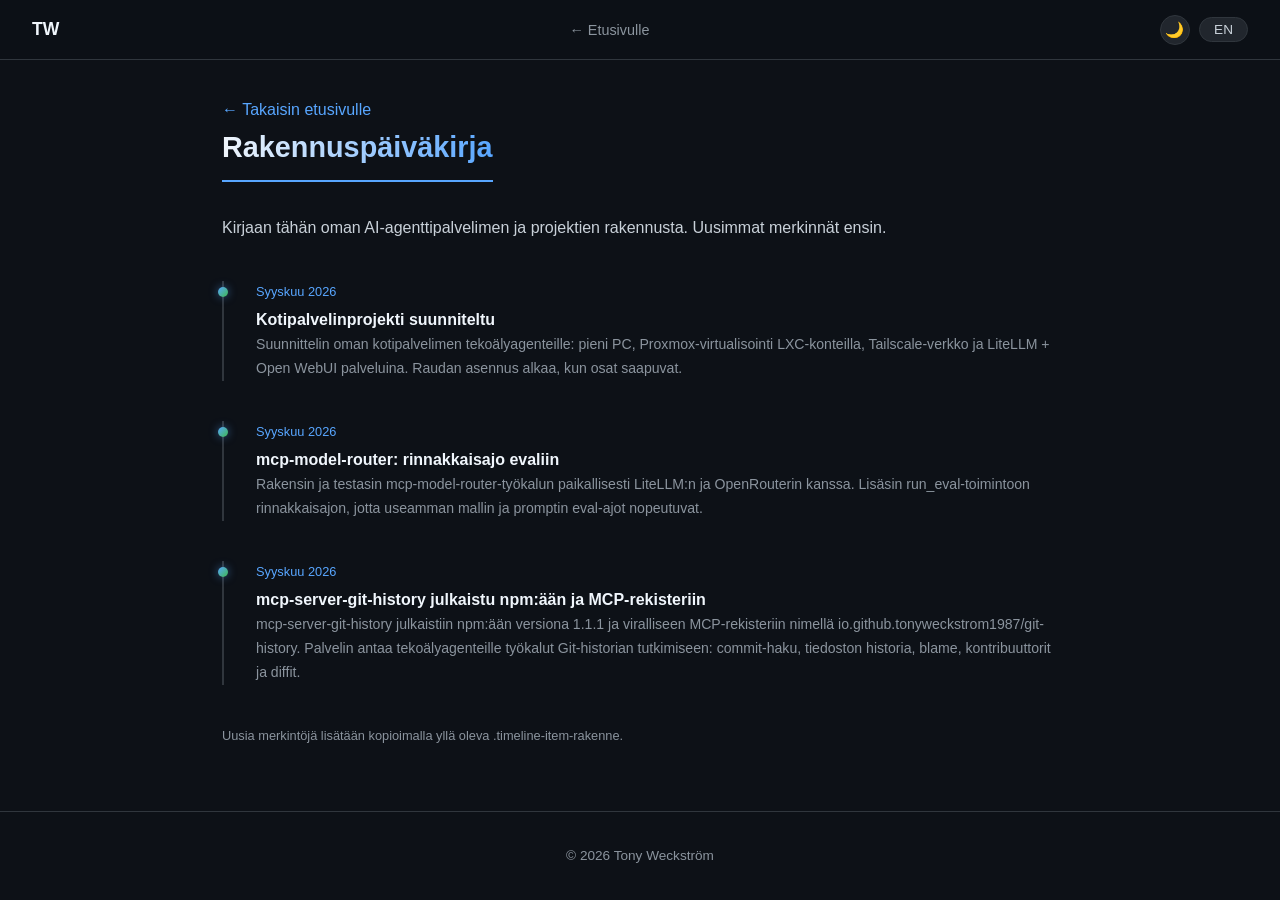
<file: rakennuspaivakirja.html>
<!DOCTYPE html>
<html lang="fi">
<head>
  <meta charset="UTF-8" />
  <meta name="viewport" content="width=device-width, initial-scale=1.0" />
  <title>Rakennuspäiväkirja — Tony Weckström</title>
  <link rel="stylesheet" href="style.css" />
  <script>
    (function() {
      if (localStorage.getItem('theme') === 'light') {
        document.documentElement.setAttribute('data-theme', 'light');
      }
    })();
  </script>
</head>
<body>

<!-- NAVIGAATIO -->
<nav>
  <a href="index.html" class="nav-logo" style="text-decoration:none;">TW</a>
  <ul class="nav-links">
    <li><a href="index.html" data-fi="← Etusivulle" data-en="← Home">← Etusivulle</a></li>
  </ul>
  <div class="nav-actions">
    <button class="theme-btn" id="themeBtn" onclick="toggleTheme()" data-fi="Vaihda teema" data-en="Switch theme" data-i18n-attr="aria-label" aria-label="Vaihda teema">🌙</button>
    <button class="lang-btn" id="langBtn" onclick="toggleLang()">EN</button>
  </div>
</nav>

<section>
  <p><a href="index.html" data-fi="← Takaisin etusivulle" data-en="← Back to homepage">← Takaisin etusivulle</a></p>

  <h1 class="section-title" data-fi="Rakennuspäiväkirja" data-en="Build log">Rakennuspäiväkirja</h1>
  <p class="about-text" style="margin-bottom:2.5rem;" data-fi="Kirjaan tähän oman AI-agenttipalvelimen ja projektien rakennusta. Uusimmat merkinnät ensin." data-en="I log the build of my own AI agent server and projects here. Newest entries first.">
    Kirjaan tähän oman AI-agenttipalvelimen ja projektien rakennusta. Uusimmat merkinnät ensin.
  </p>

  <div class="timeline">
    <div class="timeline-item">
      <div class="timeline-date">Syyskuu 2026</div>
      <div class="timeline-title" data-fi="Kotipalvelinprojekti suunniteltu" data-en="Home server project planned">Kotipalvelinprojekti suunniteltu</div>
      <p class="timeline-desc" data-fi="Suunnittelin oman kotipalvelimen tekoälyagenteille: pieni PC, Proxmox-virtualisointi LXC-konteilla, Tailscale-verkko ja LiteLLM + Open WebUI palveluina. Raudan asennus alkaa, kun osat saapuvat." data-en="I planned a home server for AI agents: a small PC, Proxmox virtualization with LXC containers, a Tailscale network, and LiteLLM + Open WebUI as services. Hardware setup begins once the parts arrive.">
        Suunnittelin oman kotipalvelimen tekoälyagenteille: pieni PC, Proxmox-virtualisointi LXC-konteilla, Tailscale-verkko ja LiteLLM + Open WebUI palveluina. Raudan asennus alkaa, kun osat saapuvat.
      </p>
    </div>
    <div class="timeline-item">
      <div class="timeline-date">Syyskuu 2026</div>
      <div class="timeline-title" data-fi="mcp-model-router: rinnakkaisajo evaliin" data-en="mcp-model-router: parallel eval runs">mcp-model-router: rinnakkaisajo evaliin</div>
      <p class="timeline-desc" data-fi="Rakensin ja testasin mcp-model-router-työkalun paikallisesti LiteLLM:n ja OpenRouterin kanssa. Lisäsin run_eval-toimintoon rinnakkaisajon, jotta useamman mallin ja promptin eval-ajot nopeutuvat." data-en="I built and tested mcp-model-router locally with LiteLLM and OpenRouter. I added parallel execution to run_eval so multi-model, multi-prompt eval runs finish faster.">
        Rakensin ja testasin mcp-model-router-työkalun paikallisesti LiteLLM:n ja OpenRouterin kanssa. Lisäsin run_eval-toimintoon rinnakkaisajon, jotta useamman mallin ja promptin eval-ajot nopeutuvat.
      </p>
    </div>
    <div class="timeline-item">
      <div class="timeline-date">Syyskuu 2026</div>
      <div class="timeline-title" data-fi="mcp-server-git-history julkaistu npm:ään ja MCP-rekisteriin" data-en="mcp-server-git-history published to npm and the MCP registry">mcp-server-git-history julkaistu npm:ään ja MCP-rekisteriin</div>
      <p class="timeline-desc" data-fi="mcp-server-git-history julkaistiin npm:ään versiona 1.1.1 ja viralliseen MCP-rekisteriin nimellä io.github.tonyweckstrom1987/git-history. Palvelin antaa tekoälyagenteille työkalut Git-historian tutkimiseen: commit-haku, tiedoston historia, blame, kontribuuttorit ja diffit." data-en="mcp-server-git-history was published to npm as v1.1.1 and to the official MCP registry as io.github.tonyweckstrom1987/git-history. The server gives AI agents tools for exploring Git history: commit search, file history, blame, contributors and diffs.">
        mcp-server-git-history julkaistiin npm:ään versiona 1.1.1 ja viralliseen MCP-rekisteriin nimellä io.github.tonyweckstrom1987/git-history. Palvelin antaa tekoälyagenteille työkalut Git-historian tutkimiseen: commit-haku, tiedoston historia, blame, kontribuuttorit ja diffit.
      </p>
    </div>
  </div>

  <p class="about-text" style="font-size:0.8rem; color:var(--text-dim); margin-top:1rem;" data-fi="Uusia merkintöjä lisätään kopioimalla yllä oleva .timeline-item-rakenne." data-en="New entries are added by copying the .timeline-item structure above.">
    Uusia merkintöjä lisätään kopioimalla yllä oleva .timeline-item-rakenne.
  </p>
</section>

<!-- FOOTER -->
<footer>
  <p>© 2026 Tony Weckström</p>
</footer>

<script>
  let currentLang = 'fi';

  function toggleLang() {
    currentLang = currentLang === 'fi' ? 'en' : 'fi';
    document.getElementById('langBtn').textContent = currentLang === 'fi' ? 'EN' : 'FI';
    document.documentElement.lang = currentLang;

    document.querySelectorAll('[data-fi]').forEach(el => {
      const value = el.getAttribute('data-' + currentLang);
      const targetAttr = el.getAttribute('data-i18n-attr');
      if (targetAttr) {
        el.setAttribute(targetAttr, value);
      } else {
        el.textContent = value;
      }
    });
  }

  function applyThemeIcon(theme) {
    document.getElementById('themeBtn').textContent = theme === 'light' ? '☀️' : '🌙';
  }

  function toggleTheme() {
    const isLight = document.documentElement.getAttribute('data-theme') === 'light';
    const newTheme = isLight ? 'dark' : 'light';
    if (newTheme === 'light') {
      document.documentElement.setAttribute('data-theme', 'light');
    } else {
      document.documentElement.removeAttribute('data-theme');
    }
    localStorage.setItem('theme', newTheme);
    applyThemeIcon(newTheme);
  }

  applyThemeIcon(document.documentElement.getAttribute('data-theme') === 'light' ? 'light' : 'dark');
</script>

</body>
</html>
</file>
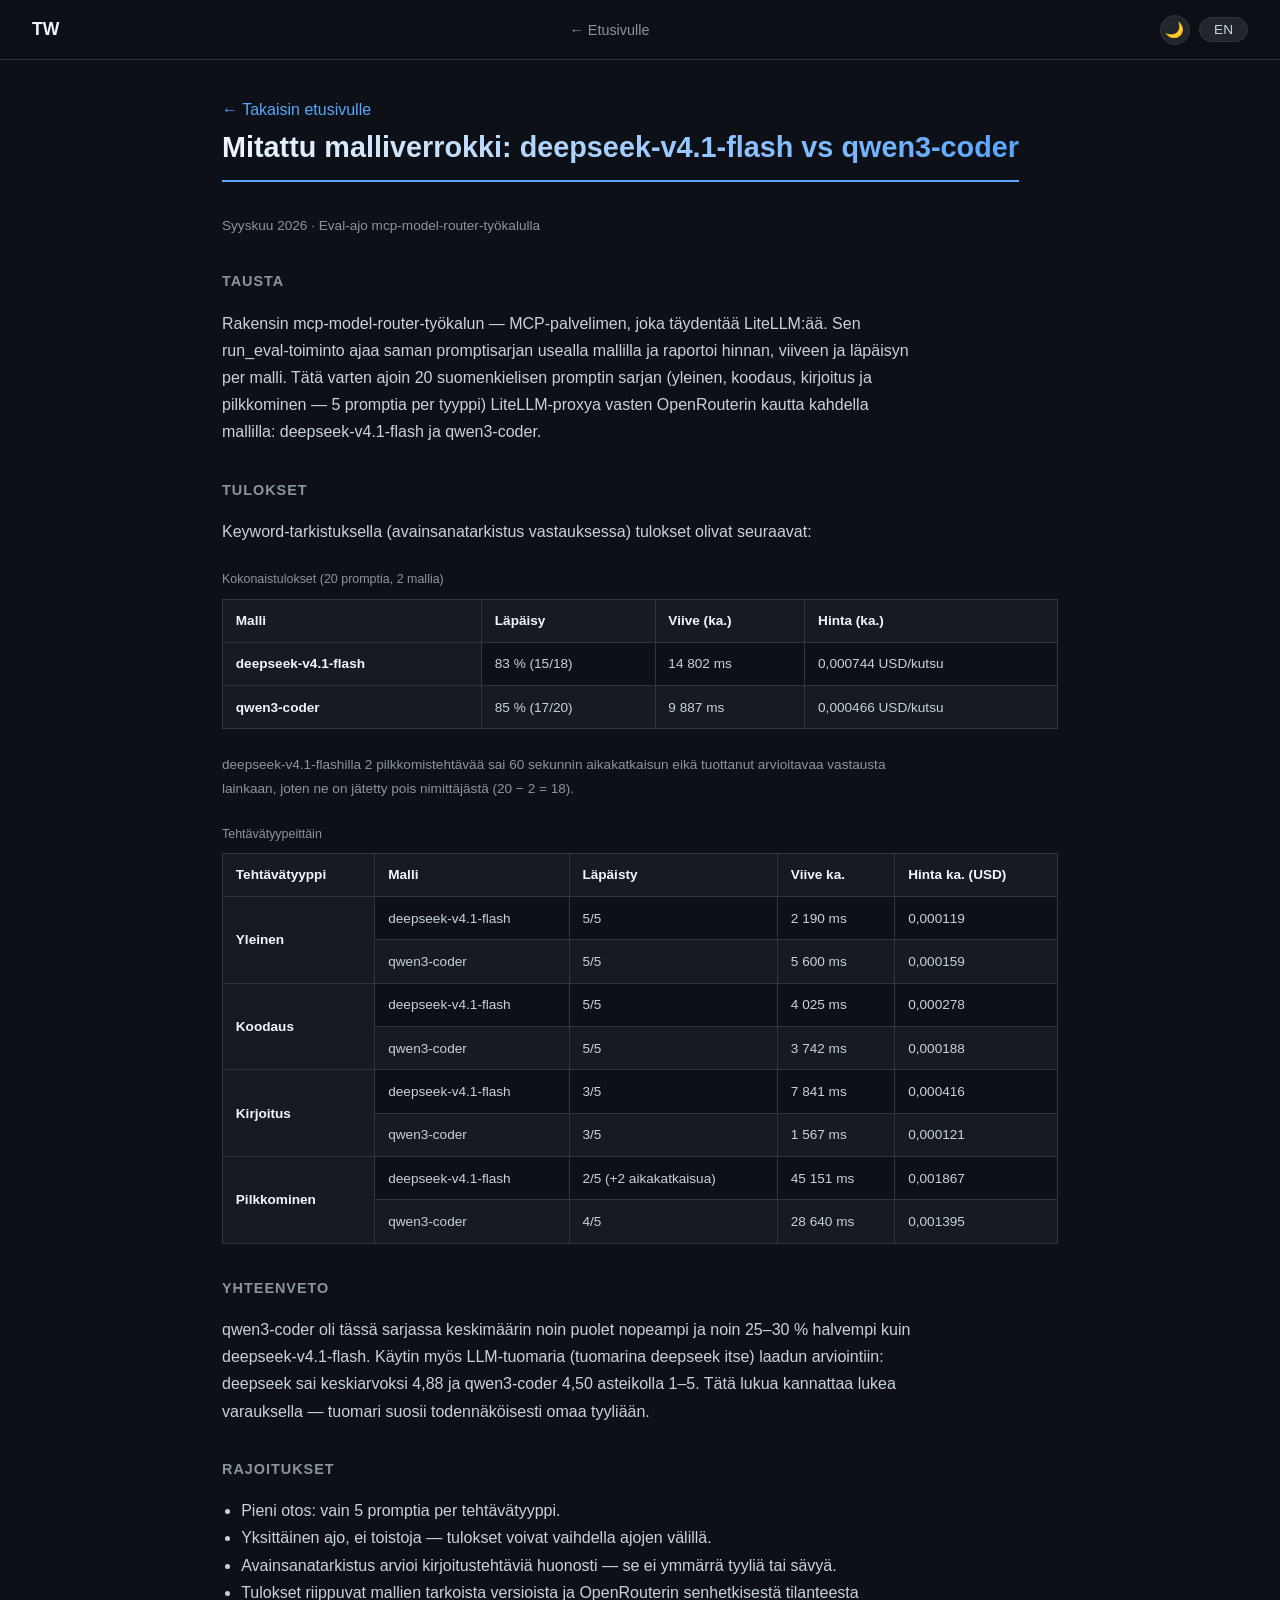
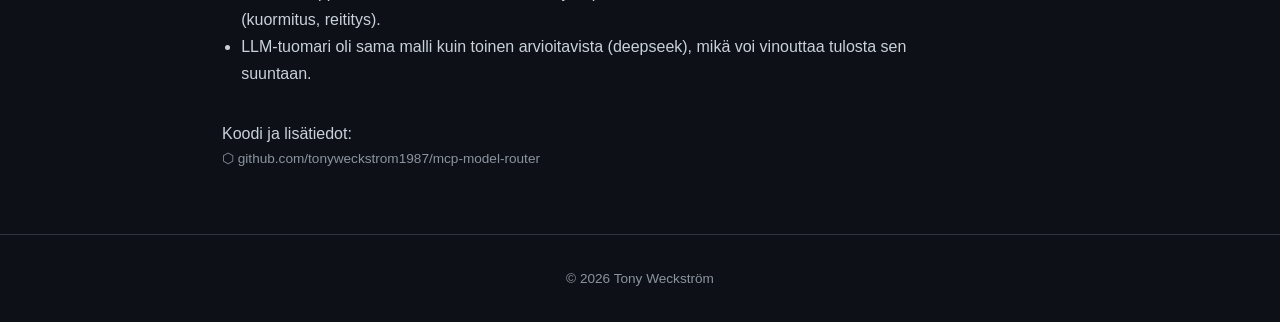
<file: kirjoitukset/eval-vertailu.html>
<!DOCTYPE html>
<html lang="fi">
<head>
  <meta charset="UTF-8" />
  <meta name="viewport" content="width=device-width, initial-scale=1.0" />
  <title>Mitattu malliverrokki: deepseek-v4.1-flash vs qwen3-coder — Tony Weckström</title>
  <link rel="stylesheet" href="../style.css" />
  <script>
    (function() {
      if (localStorage.getItem('theme') === 'light') {
        document.documentElement.setAttribute('data-theme', 'light');
      }
    })();
  </script>
</head>
<body>

<!-- NAVIGAATIO -->
<nav>
  <a href="../index.html" class="nav-logo" style="text-decoration:none;">TW</a>
  <ul class="nav-links">
    <li><a href="../index.html" data-fi="← Etusivulle" data-en="← Home">← Etusivulle</a></li>
  </ul>
  <div class="nav-actions">
    <button class="theme-btn" id="themeBtn" onclick="toggleTheme()" data-fi="Vaihda teema" data-en="Switch theme" data-i18n-attr="aria-label" aria-label="Vaihda teema">🌙</button>
    <button class="lang-btn" id="langBtn" onclick="toggleLang()">EN</button>
  </div>
</nav>

<section>
  <p><a href="../index.html" data-fi="← Takaisin etusivulle" data-en="← Back to homepage">← Takaisin etusivulle</a></p>

  <h1 class="section-title" data-fi="Mitattu malliverrokki: deepseek-v4.1-flash vs qwen3-coder" data-en="Measured model comparison: deepseek-v4.1-flash vs qwen3-coder">Mitattu malliverrokki: deepseek-v4.1-flash vs qwen3-coder</h1>
  <p class="about-text" style="margin-bottom:2rem; color:var(--text-dim); font-size:0.85rem;" data-fi="Syyskuu 2026 · Eval-ajo mcp-model-router-työkalulla" data-en="September 2026 · Eval run with mcp-model-router">Syyskuu 2026 · Eval-ajo mcp-model-router-työkalulla</p>

  <h2 style="color: var(--text-dim); font-size:0.9rem; text-transform:uppercase; letter-spacing:1px; margin-bottom:1rem; margin-top:2rem;" data-fi="Tausta" data-en="Background">Tausta</h2>
  <p class="about-text" data-fi="Rakensin mcp-model-router-työkalun — MCP-palvelimen, joka täydentää LiteLLM:ää. Sen run_eval-toiminto ajaa saman promptisarjan usealla mallilla ja raportoi hinnan, viiveen ja läpäisyn per malli. Tätä varten ajoin 20 suomenkielisen promptin sarjan (yleinen, koodaus, kirjoitus ja pilkkominen — 5 promptia per tyyppi) LiteLLM-proxya vasten OpenRouterin kautta kahdella mallilla: deepseek-v4.1-flash ja qwen3-coder." data-en="I built mcp-model-router — an MCP server that complements LiteLLM. Its run_eval feature runs the same set of prompts against multiple models and reports price, latency and pass rate per model. For this I ran a set of 20 Finnish-language prompts (general, coding, writing and decomposition — 5 prompts per type) against a LiteLLM proxy over OpenRouter, on two models: deepseek-v4.1-flash and qwen3-coder.">
    Rakensin mcp-model-router-työkalun — MCP-palvelimen, joka täydentää LiteLLM:ää. Sen run_eval-toiminto ajaa saman promptisarjan usealla mallilla ja raportoi hinnan, viiveen ja läpäisyn per malli. Tätä varten ajoin 20 suomenkielisen promptin sarjan (yleinen, koodaus, kirjoitus ja pilkkominen — 5 promptia per tyyppi) LiteLLM-proxya vasten OpenRouterin kautta kahdella mallilla: deepseek-v4.1-flash ja qwen3-coder.
  </p>

  <h2 style="color: var(--text-dim); font-size:0.9rem; text-transform:uppercase; letter-spacing:1px; margin-bottom:1rem; margin-top:2rem;" data-fi="Tulokset" data-en="Results">Tulokset</h2>
  <p class="about-text" data-fi="Keyword-tarkistuksella (avainsanatarkistus vastauksessa) tulokset olivat seuraavat:" data-en="With a keyword check on the response, the results were:">
    Keyword-tarkistuksella (avainsanatarkistus vastauksessa) tulokset olivat seuraavat:
  </p>

  <div class="table-wrap">
    <table class="data-table">
      <caption data-fi="Kokonaistulokset (20 promptia, 2 mallia)" data-en="Overall results (20 prompts, 2 models)">Kokonaistulokset (20 promptia, 2 mallia)</caption>
      <thead>
        <tr>
          <th scope="col" data-fi="Malli" data-en="Model">Malli</th>
          <th scope="col" data-fi="Läpäisy" data-en="Pass rate">Läpäisy</th>
          <th scope="col" data-fi="Viive (ka.)" data-en="Avg. latency">Viive (ka.)</th>
          <th scope="col" data-fi="Hinta (ka.)" data-en="Avg. price">Hinta (ka.)</th>
        </tr>
      </thead>
      <tbody>
        <tr>
          <th scope="row">deepseek-v4.1-flash</th>
          <td>83 % (15/18)</td>
          <td>14 802 ms</td>
          <td>0,000744 USD/kutsu</td>
        </tr>
        <tr>
          <th scope="row">qwen3-coder</th>
          <td>85 % (17/20)</td>
          <td>9 887 ms</td>
          <td>0,000466 USD/kutsu</td>
        </tr>
      </tbody>
    </table>
  </div>
  <p class="about-text" style="font-size:0.85rem; color:var(--text-dim);" data-fi="deepseek-v4.1-flashilla 2 pilkkomistehtävää sai 60 sekunnin aikakatkaisun eikä tuottanut arvioitavaa vastausta lainkaan, joten ne on jätetty pois nimittäjästä (20 − 2 = 18)." data-en="For deepseek-v4.1-flash, 2 decomposition prompts hit a 60-second timeout and produced no answer to evaluate at all, so they're excluded from the denominator (20 − 2 = 18).">
    deepseek-v4.1-flashilla 2 pilkkomistehtävää sai 60 sekunnin aikakatkaisun eikä tuottanut arvioitavaa vastausta lainkaan, joten ne on jätetty pois nimittäjästä (20 − 2 = 18).
  </p>

  <div class="table-wrap">
    <table class="data-table">
      <caption data-fi="Tehtävätyypeittäin" data-en="By task type">Tehtävätyypeittäin</caption>
      <thead>
        <tr>
          <th scope="col" data-fi="Tehtävätyyppi" data-en="Task type">Tehtävätyyppi</th>
          <th scope="col" data-fi="Malli" data-en="Model">Malli</th>
          <th scope="col" data-fi="Läpäisty" data-en="Passed">Läpäisty</th>
          <th scope="col" data-fi="Viive ka." data-en="Avg. latency">Viive ka.</th>
          <th scope="col" data-fi="Hinta ka. (USD)" data-en="Avg. price (USD)">Hinta ka. (USD)</th>
        </tr>
      </thead>
      <tbody>
        <tr>
          <th scope="row" rowspan="2" data-fi="Yleinen" data-en="General">Yleinen</th>
          <td>deepseek-v4.1-flash</td>
          <td>5/5</td>
          <td>2 190 ms</td>
          <td>0,000119</td>
        </tr>
        <tr>
          <td>qwen3-coder</td>
          <td>5/5</td>
          <td>5 600 ms</td>
          <td>0,000159</td>
        </tr>
        <tr>
          <th scope="row" rowspan="2" data-fi="Koodaus" data-en="Coding">Koodaus</th>
          <td>deepseek-v4.1-flash</td>
          <td>5/5</td>
          <td>4 025 ms</td>
          <td>0,000278</td>
        </tr>
        <tr>
          <td>qwen3-coder</td>
          <td>5/5</td>
          <td>3 742 ms</td>
          <td>0,000188</td>
        </tr>
        <tr>
          <th scope="row" rowspan="2" data-fi="Kirjoitus" data-en="Writing">Kirjoitus</th>
          <td>deepseek-v4.1-flash</td>
          <td>3/5</td>
          <td>7 841 ms</td>
          <td>0,000416</td>
        </tr>
        <tr>
          <td>qwen3-coder</td>
          <td>3/5</td>
          <td>1 567 ms</td>
          <td>0,000121</td>
        </tr>
        <tr>
          <th scope="row" rowspan="2" data-fi="Pilkkominen" data-en="Decomposition">Pilkkominen</th>
          <td>deepseek-v4.1-flash</td>
          <td data-fi="2/5 (+2 aikakatkaisua)" data-en="2/5 (+2 timeouts)">2/5 (+2 aikakatkaisua)</td>
          <td>45 151 ms</td>
          <td>0,001867</td>
        </tr>
        <tr>
          <td>qwen3-coder</td>
          <td>4/5</td>
          <td>28 640 ms</td>
          <td>0,001395</td>
        </tr>
      </tbody>
    </table>
  </div>

  <h2 style="color: var(--text-dim); font-size:0.9rem; text-transform:uppercase; letter-spacing:1px; margin-bottom:1rem; margin-top:2rem;" data-fi="Yhteenveto" data-en="Summary">Yhteenveto</h2>
  <p class="about-text" data-fi="qwen3-coder oli tässä sarjassa keskimäärin noin puolet nopeampi ja noin 25–30 % halvempi kuin deepseek-v4.1-flash. Käytin myös LLM-tuomaria (tuomarina deepseek itse) laadun arviointiin: deepseek sai keskiarvoksi 4,88 ja qwen3-coder 4,50 asteikolla 1–5. Tätä lukua kannattaa lukea varauksella — tuomari suosii todennäköisesti omaa tyyliään." data-en="In this run, qwen3-coder was on average about twice as fast and roughly 25–30% cheaper than deepseek-v4.1-flash. I also used an LLM judge (deepseek itself as the judge) to rate quality: deepseek scored an average of 4.88 and qwen3-coder 4.50 on a 1–5 scale. That number should be read with caution — the judge likely favors its own style.">
    qwen3-coder oli tässä sarjassa keskimäärin noin puolet nopeampi ja noin 25–30 % halvempi kuin deepseek-v4.1-flash. Käytin myös LLM-tuomaria (tuomarina deepseek itse) laadun arviointiin: deepseek sai keskiarvoksi 4,88 ja qwen3-coder 4,50 asteikolla 1–5. Tätä lukua kannattaa lukea varauksella — tuomari suosii todennäköisesti omaa tyyliään.
  </p>

  <h2 style="color: var(--text-dim); font-size:0.9rem; text-transform:uppercase; letter-spacing:1px; margin-bottom:1rem; margin-top:2rem;" data-fi="Rajoitukset" data-en="Limitations">Rajoitukset</h2>
  <ul class="about-text" style="padding-left:1.2rem;">
    <li data-fi="Pieni otos: vain 5 promptia per tehtävätyyppi." data-en="Small sample: only 5 prompts per task type.">Pieni otos: vain 5 promptia per tehtävätyyppi.</li>
    <li data-fi="Yksittäinen ajo, ei toistoja — tulokset voivat vaihdella ajojen välillä." data-en="A single run, no repeats — results can vary between runs.">Yksittäinen ajo, ei toistoja — tulokset voivat vaihdella ajojen välillä.</li>
    <li data-fi="Avainsanatarkistus arvioi kirjoitustehtäviä huonosti — se ei ymmärrä tyyliä tai sävyä." data-en="Keyword checking evaluates writing tasks poorly — it doesn't understand style or tone.">Avainsanatarkistus arvioi kirjoitustehtäviä huonosti — se ei ymmärrä tyyliä tai sävyä.</li>
    <li data-fi="Tulokset riippuvat mallien tarkoista versioista ja OpenRouterin senhetkisestä tilanteesta (kuormitus, reititys)." data-en="Results depend on the exact model versions and OpenRouter's state at the time (load, routing).">Tulokset riippuvat mallien tarkoista versioista ja OpenRouterin senhetkisestä tilanteesta (kuormitus, reititys).</li>
    <li data-fi="LLM-tuomari oli sama malli kuin toinen arvioitavista (deepseek), mikä voi vinouttaa tulosta sen suuntaan." data-en="The LLM judge was the same model as one of the ones being evaluated (deepseek), which may bias the result in its favor.">LLM-tuomari oli sama malli kuin toinen arvioitavista (deepseek), mikä voi vinouttaa tulosta sen suuntaan.</li>
  </ul>

  <p class="about-text" style="margin-top:2rem;" data-fi="Koodi ja lisätiedot:" data-en="Code and more:">Koodi ja lisätiedot:</p>
  <p class="project-links"><a href="https://github.com/tonyweckstrom1987/mcp-model-router" target="_blank" rel="noopener">⬡ github.com/tonyweckstrom1987/mcp-model-router</a></p>
</section>

<!-- FOOTER -->
<footer>
  <p>© 2026 Tony Weckström</p>
</footer>

<script>
  let currentLang = 'fi';

  function toggleLang() {
    currentLang = currentLang === 'fi' ? 'en' : 'fi';
    document.getElementById('langBtn').textContent = currentLang === 'fi' ? 'EN' : 'FI';
    document.documentElement.lang = currentLang;

    document.querySelectorAll('[data-fi]').forEach(el => {
      const value = el.getAttribute('data-' + currentLang);
      const targetAttr = el.getAttribute('data-i18n-attr');
      if (targetAttr) {
        el.setAttribute(targetAttr, value);
      } else {
        el.textContent = value;
      }
    });
  }

  function applyThemeIcon(theme) {
    document.getElementById('themeBtn').textContent = theme === 'light' ? '☀️' : '🌙';
  }

  function toggleTheme() {
    const isLight = document.documentElement.getAttribute('data-theme') === 'light';
    const newTheme = isLight ? 'dark' : 'light';
    if (newTheme === 'light') {
      document.documentElement.setAttribute('data-theme', 'light');
    } else {
      document.documentElement.removeAttribute('data-theme');
    }
    localStorage.setItem('theme', newTheme);
    applyThemeIcon(newTheme);
  }

  applyThemeIcon(document.documentElement.getAttribute('data-theme') === 'light' ? 'light' : 'dark');
</script>

</body>
</html>
</file>
<file: style.css>
/* ===== RESET & BASE ===== */
* {
  margin: 0;
  padding: 0;
  box-sizing: border-box;
}

:root {
  --bg: #0d1117;
  --bg2: #161b22;
  --bg3: #21262d;
  --accent: #58a6ff;
  --text: #c9d1d9;
  --text-dim: #8b949e;
  --white: #f0f6fc;
  --border: #30363d;
  --green: #3fb950;
}

/* --white on semanttisesti "korostetun tekstin väri", ei kirjaimellisesti valkoinen —
   vaaleassa teemassa siitä tulee lähes musta, samaan rooliin kuin tummassa teemassa. */
html[data-theme="light"] {
  --bg: #ffffff;
  --bg2: #f6f8fa;
  --bg3: #eaeef2;
  --accent: #0969da;
  --text: #24292f;
  --text-dim: #57606a;
  --white: #1b1f24;
  --border: #d0d7de;
  --green: #1a7f37;
}

html[data-theme="light"] nav {
  background: rgba(255,255,255,0.95);
}

html { scroll-behavior: smooth; }

body {
  font-family: 'Segoe UI', Arial, sans-serif;
  background-color: var(--bg);
  color: var(--text);
  line-height: 1.7;
}

a { color: var(--accent); text-decoration: none; transition: color 0.2s; }
a:hover { color: var(--white); }

/* NAV */
nav {
  position: fixed;
  top: 0; left: 0; right: 0;
  background: rgba(13,17,23,0.95);
  backdrop-filter: blur(10px);
  border-bottom: 1px solid var(--border);
  z-index: 1000;
  padding: 0 2rem;
  display: flex;
  align-items: center;
  justify-content: space-between;
  height: 60px;
}

.nav-logo { font-weight: 700; font-size: 1.1rem; color: var(--white); }

.nav-links {
  display: flex;
  gap: 1.5rem;
  list-style: none;
  align-items: center;
}

.nav-links a { color: var(--text-dim); font-size: 0.9rem; }
.nav-links a:hover { color: var(--accent); }

.lang-btn {
  background: var(--bg3);
  border: 1px solid var(--border);
  color: var(--text);
  padding: 4px 14px;
  border-radius: 20px;
  cursor: pointer;
  font-size: 0.85rem;
  transition: all 0.2s;
}
.lang-btn:hover { background: var(--accent); color: var(--bg); border-color: var(--accent); }

.nav-actions {
  display: flex;
  align-items: center;
  gap: 0.6rem;
}

.theme-btn {
  background: var(--bg3);
  border: 1px solid var(--border);
  color: var(--text);
  width: 30px;
  height: 30px;
  border-radius: 50%;
  cursor: pointer;
  font-size: 0.95rem;
  line-height: 1;
  display: flex;
  align-items: center;
  justify-content: center;
  transition: all 0.2s;
}
.theme-btn:hover { background: var(--accent); color: var(--bg); border-color: var(--accent); }

/* SECTIONS */
section {
  padding: 6rem 2rem 4rem;
  max-width: 900px;
  margin: 0 auto;
}

.section-title {
  font-size: 1.8rem;
  font-weight: 700;
  color: var(--white);
  margin-bottom: 2rem;
  padding-bottom: 0.5rem;
  border-bottom: 2px solid var(--accent);
  display: inline-block;
  background: linear-gradient(90deg, var(--white), var(--accent));
  -webkit-background-clip: text;
  -webkit-text-fill-color: transparent;
  background-clip: text;
}

/* HERO */
#hero {
  min-height: 100vh;
  display: flex;
  align-items: center;
  padding-top: 80px;
  background: radial-gradient(ellipse at 70% 50%, rgba(88,166,255,0.08) 0%, transparent 60%),
              radial-gradient(ellipse at 20% 80%, rgba(63,185,80,0.06) 0%, transparent 50%);
}

.hero-inner {
  display: flex;
  align-items: center;
  gap: 3rem;
  flex-wrap: wrap;
}

.hero-text { flex: 1; min-width: 280px; }

.hero-greeting {
  color: var(--accent);
  font-size: 0.9rem;
  letter-spacing: 2px;
  text-transform: uppercase;
  margin-bottom: 0.5rem;
}

.hero-name {
  font-size: clamp(2rem, 5vw, 3.2rem);
  font-weight: 800;
  line-height: 1.1;
  margin-bottom: 0.5rem;
  background: linear-gradient(135deg, var(--white) 40%, var(--accent));
  -webkit-background-clip: text;
  -webkit-text-fill-color: transparent;
  background-clip: text;
}

.hero-title {
  font-size: 1.1rem;
  color: var(--accent);
  margin-bottom: 1.2rem;
}

.hero-desc {
  color: var(--text-dim);
  max-width: 480px;
  margin-bottom: 2rem;
}

.hero-btns { display: flex; gap: 1rem; flex-wrap: wrap; }

.btn {
  padding: 10px 24px;
  border-radius: 6px;
  font-size: 0.95rem;
  cursor: pointer;
  transition: all 0.2s;
  display: inline-block;
}

.btn-primary { background: var(--accent); color: var(--bg); font-weight: 600; border: none; }
.btn-primary:hover { background: var(--white); color: var(--bg); }

.btn-secondary { background: transparent; color: var(--accent); border: 1px solid var(--accent); }
.btn-secondary:hover { background: var(--accent); color: var(--bg); }

.hero-img-wrap img {
  width: 210px;
  height: 210px;
  border-radius: 50%;
  object-fit: cover;
  border: 3px solid var(--accent);
  box-shadow: 0 0 40px rgba(88,166,255,0.2);
}

/* ABOUT */
.about-text { color: var(--text); font-size: 1rem; max-width: 700px; }

/* SKILLS */
.skills-grid {
  display: grid;
  grid-template-columns: repeat(auto-fill, minmax(140px, 1fr));
  gap: 1rem;
}

.skill-card {
  background: linear-gradient(135deg, var(--bg2), var(--bg3));
  border: 1px solid var(--border);
  border-radius: 8px;
  padding: 1.2rem;
  text-align: center;
  transition: border-color 0.2s, transform 0.2s, box-shadow 0.2s;
}
.skill-card:hover {
  border-color: var(--accent);
  transform: translateY(-3px);
  box-shadow: 0 8px 24px rgba(88,166,255,0.15);
}

.skill-icon { font-size: 2rem; margin-bottom: 0.4rem; }
.skill-name { font-size: 0.9rem; color: var(--white); font-weight: 600; }
.skill-level { font-size: 0.75rem; color: var(--green); margin-top: 2px; }

/* SKILLS - Giger-inspired ambient background */
#skills {
    position: relative;
    overflow: hidden;
}

.skills-bg {
    position: absolute;
    top: -15%;
    left: -10%;
    width: 120%;
    height: 130%;
    z-index: 0;
    opacity: 0.3;
    pointer-events: none;
}

.skills-bg .rib-pulse {
    stroke-dasharray: 14 10;
    animation: gigerPulse 7s linear infinite;
}

@keyframes gigerPulse {
    to { stroke-dashoffset: -240; }
}

.skills-grid {
    position: relative;
    z-index: 1;
}

/* PROJECTS */
.projects-grid {
  display: grid;
  grid-template-columns: repeat(auto-fill, minmax(280px, 1fr));
  gap: 1.5rem;
}

.project-card {
  background: var(--bg2);
  border: 1px solid var(--border);
  border-radius: 10px;
  padding: 1.5rem;
  transition: border-color 0.2s, transform 0.2s;
}
.project-card:hover { border-color: var(--accent); transform: translateY(-4px); }

.project-title { font-size: 1.05rem; font-weight: 700; color: var(--white); margin-bottom: 0.5rem; }
.project-desc { font-size: 0.9rem; color: var(--text-dim); margin-bottom: 1rem; }

.project-tags { display: flex; gap: 0.5rem; flex-wrap: wrap; margin-bottom: 1rem; }
.tag {
  background: var(--bg3);
  border: 1px solid var(--border);
  color: var(--accent);
  font-size: 0.75rem;
  padding: 2px 10px;
  border-radius: 20px;
}

.project-links { display: flex; gap: 1rem; }
.project-links a { font-size: 0.85rem; color: var(--text-dim); }
.project-links a:hover { color: var(--accent); }

.projects-note {
  font-size: 0.8rem;
  color: var(--text-dim);
  margin-top: 1.5rem;
  text-align: center;
}

/* EXPERIENCE / TIMELINE */
.timeline-item {
  padding-left: 2rem;
  border-left: 2px solid var(--border);
  margin-bottom: 2.5rem;
  position: relative;
}
.timeline-item::before {
  content: '';
  width: 10px; height: 10px;
  background: linear-gradient(135deg, var(--accent), var(--green));
  border-radius: 50%;
  position: absolute;
  left: -6px; top: 6px;
  box-shadow: 0 0 8px rgba(88,166,255,0.5);
}
.timeline-date { font-size: 0.8rem; color: var(--accent); margin-bottom: 0.2rem; }
.timeline-title { font-size: 1rem; font-weight: 700; color: var(--white); }
.timeline-company { color: var(--text-dim); font-size: 0.9rem; margin-bottom: 0.4rem; }
.timeline-desc { font-size: 0.88rem; color: var(--text-dim); }

/* EDUCATION */
.edu-card {
  background: var(--bg2);
  border: 1px solid var(--border);
  border-radius: 8px;
  padding: 1rem 1.5rem;
  display: flex;
  justify-content: space-between;
  align-items: center;
  flex-wrap: wrap;
  gap: 0.5rem;
  margin-bottom: 0.8rem;
}
.edu-name { font-weight: 600; color: var(--white); }
.edu-school { font-size: 0.85rem; color: var(--text-dim); }
.edu-year { font-size: 0.85rem; color: var(--accent); white-space: nowrap; }

/* CONTACT */
.contact-grid {
  display: grid;
  grid-template-columns: repeat(auto-fill, minmax(210px, 1fr));
  gap: 1rem;
}

.contact-card {
  background: var(--bg2);
  border: 1px solid var(--border);
  border-radius: 8px;
  padding: 1.2rem;
  display: flex;
  align-items: center;
  gap: 1rem;
  transition: border-color 0.2s;
}
.contact-card:hover { border-color: var(--accent); }

.contact-icon { font-size: 1.4rem; }
.contact-label { font-size: 0.75rem; color: var(--text-dim); }
.contact-value { font-size: 0.9rem; color: var(--white); }

/* FOOTER */
footer {
  text-align: center;
  padding: 2rem;
  border-top: 1px solid var(--border);
  color: var(--text-dim);
  font-size: 0.85rem;
}

/* INTERN BANNER */
.intern-banner {
  margin-top: 60px;
  background: var(--bg2);
  border-bottom: 1px solid var(--border);
  padding: 0.9rem 2rem;
  display: flex;
  justify-content: center;
  align-items: center;
  gap: 1rem;
  flex-wrap: wrap;
  text-align: center;
}
.intern-banner-text { color: var(--text); font-size: 0.9rem; }
.intern-banner-btns { display: flex; gap: 0.6rem; flex-wrap: wrap; justify-content: center; }
.btn-sm { padding: 6px 16px; font-size: 0.82rem; }
.intern-banner + #hero { padding-top: 2rem; }

/* DATA TABLES (kirjoitukset) */
.table-wrap { overflow-x: auto; margin: 1.5rem 0; }
.data-table {
  width: 100%;
  border-collapse: collapse;
  font-size: 0.85rem;
}
.data-table caption {
  text-align: left;
  color: var(--text-dim);
  font-size: 0.78rem;
  margin-bottom: 0.5rem;
}
.data-table th, .data-table td {
  border: 1px solid var(--border);
  padding: 0.6rem 0.8rem;
  text-align: left;
}
.data-table th { background: var(--bg2); color: var(--white); font-weight: 600; }
.data-table td { color: var(--text); }
.data-table tbody tr:nth-child(even) { background: var(--bg2); }

/* DEMO / TERMINAL BLOCK */
.demo-label {
  display: block;
  color: var(--accent);
  font-size: 0.7rem;
  text-transform: uppercase;
  letter-spacing: 1px;
  margin: 1rem 0 0.5rem;
}
.demo-block {
  background: var(--bg);
  border: 1px solid var(--border);
  border-radius: 8px;
  padding: 1rem;
  font-family: 'Courier New', Courier, monospace;
  font-size: 0.76rem;
  line-height: 1.5;
  color: var(--text-dim);
  overflow-x: auto;
  white-space: pre-wrap;
  word-break: break-word;
}
.demo-block .demo-prompt { color: var(--green); }

/* RESPONSIVE */
@media (max-width: 600px) {
  .nav-links { display: none; }
  .hero-inner { flex-direction: column-reverse; text-align: center; }
  .hero-btns { justify-content: center; }
  .hero-img-wrap img { width: 150px; height: 150px; }
  .intern-banner { padding: 0.8rem 1rem; }
}
</file>
